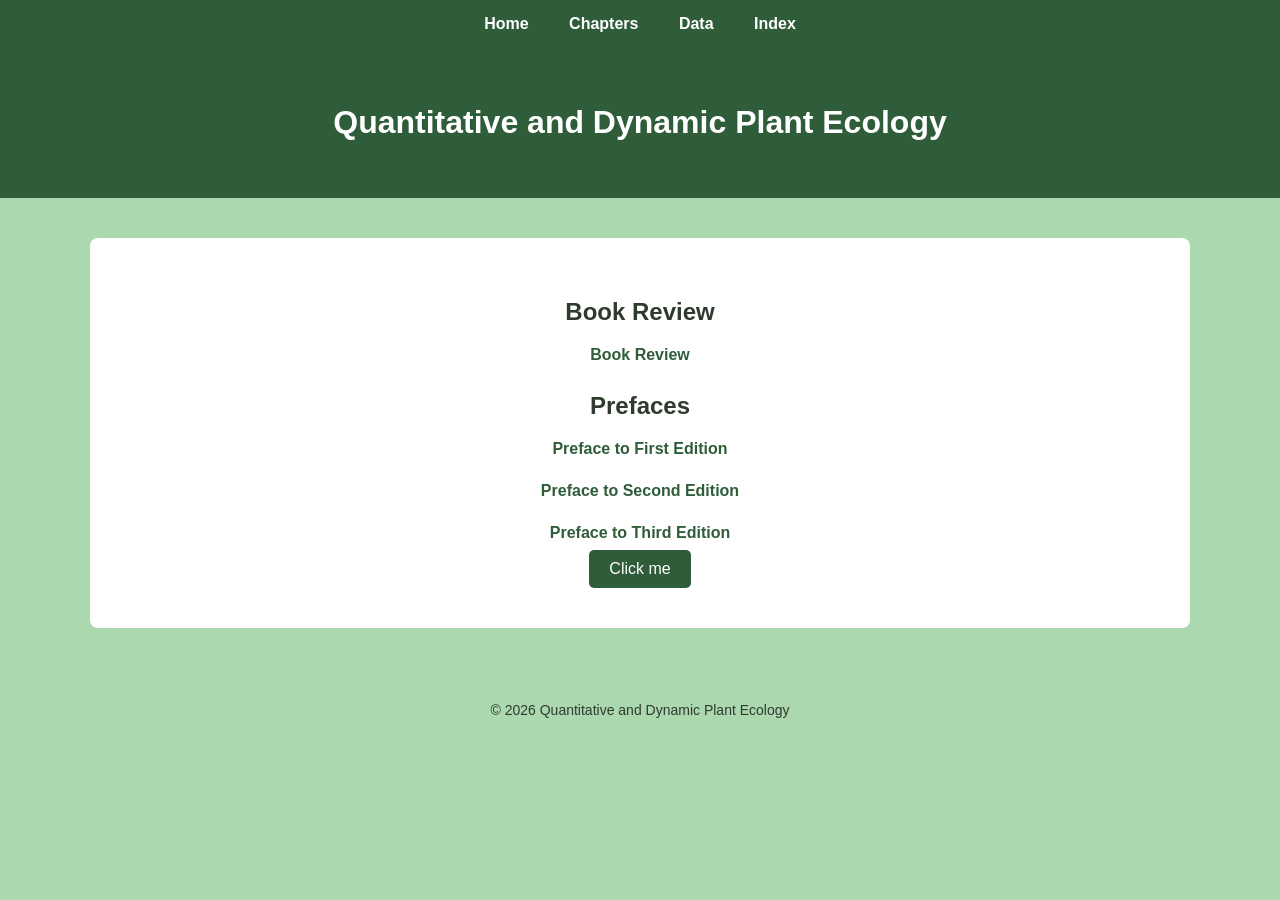
<file: index.html>
<!DOCTYPE html>
<html lang="en">
<head>
    <meta charset="UTF-8">
    <meta name="viewport" content="width=device-width, initial-scale=1.0">
    <title>Quantitative and Dynamic Plant Ecology</title>
    <link rel="stylesheet" href="css/styles.css">
</head>
<body>

    <nav>
        <a href="index.html">Home</a>
        <a href="Chapters.html">Chapters</a>
        <a href="Data.html">Data</a>
        <a href="Index-page.html">Index</a>
    </nav>

    <header>
        <h1>Quantitative and Dynamic Plant Ecology</h1>
    </header>

    <main>
        <h2>Book Review</h2>
        <details>
            <summary>Book Review</summary>
            <p>
                Biology students looking for a route into the massive literature on plant community structure and vegetation analysis will find this third edition of Kershaw and Looney's book a godsend. First published in 1964, the book is an unusual combination of overviews of current theoretical issues and explanations of common field and analytical methods used in the description of plant communities. The newly expanded chapter integrating ideas of succession and climax that underlie much of our thinking about vegetation structure is particularly well done. This juxtaposition of theory and methodology emphasizes the role of theory in our predisposition toward particular methods and likewise the influence of methodology on our interpretation of the validity of theory.
            </p>

            <p>
                Emphasis is on the description of patterns in vegetation with chapters on "The Causal Factors of Positive and Negative Association between Species," "The Poisson Series and the Detection of Non-randomness," "The Causal Factors of Pattern," "The Detection of Natural Groupings of Species: Classification Methods," and three chapters on "'Ordination Methods.'" A chapter on "Plant Population Dynamics" highlights studies of population level consequences of patterns in plant germination, establishment, and growth, although for the most part the overview of these topics is left to other publications. The discussions are clearly written and profusely illustrated with examples including tables and figures from the literature.
            </p>

            <p>
                Although not a "cook book" of analytical methods, the book describes techniques in sufficient detail for the reader to gain some appreciation of the advantages and limitations of many currently in use. The literature on ordination techniques is particularly large and diffuse; variations on methodological themes abound. Thus the chapters comparing classification and ordination techniques will be particularly welcome to those contemplating the analysis of a large data set.
            </p>

            <p>
                However, I was dismayed to see continuum analysis (also called polar or Bray-Curtis ordination) dismissed as "crude and very unwieldy" (p. 198) when in fact it has been shown to be one of the more intuitively simple, robust, and interpretable methods available. Several of the more recently developed techniques are applied to a single field data set (a Hudson's Bay salt marsh) providing a valuable comparison of their relative capacities for elucidating or distorting pattern. Two complete data sets for the reader's use are included in the appendix.
            </p>

            <p>
                This new edition of the familiar Kershaw and Looney will be a welcome introduction and source of information for all those ecologists who find a need to describe and compare the plant communities in which they work.
            </p>
        </details>

        <h2>Prefaces</h2>

        <details>
            <summary>Preface to First Edition</summary>
            <p>
                THE study of Ecology now necessitates a knowledge of many sciences in addition to Botany and Zoology and with the rapid development of statistics the student of Ecology is often faced with the problem of using and understanding the simpler statistical procedures which are in common use. The aim of this book is to present the general theoretical concepts that have been formulated in relation to plant ecology together with the approaches and statistical methods that have been used in developing these concepts. The early work in plant ecology was, of necessity, largely concerned with the description of vegetation in relation to the environment. This branch of ecology is still very actively pursued and will continue to be of importance until all vegetation is described on a world-wide basis.
                From this early descriptive ecology came a realization of the difficulties of sampling vegetation and its dynamic nature, and consequently sampling measures were developed and tested and different measures of the abundance of a species devised. The concept of plant succession was also developed from this early descriptive work and pointed the way to many of the concepts in use today. With the basic idea of a dynamic vegetation accepted, further examination in still greater detail outlined some of the processes involved and demonstrated the close inter-relationships that exist between species and between individuals of the same species. On reaching this level of development the necessity for sensitive sampling measures and statistical procedures to extract from a mass of data the relevant information became of paramount importance.
            </p>

            <p>
                This book follows the general sequence of development outlined above. The early chapters are concerned with the methods of describing vegetation and the problem of sampling. The subsequent chapters deal with the fundamental concepts in use today. These include succession, cyclic change, plant interactions and the non-random distribution of individuals of a species in vegetation. The final chapters outline the controversy over the validity of the plant community as a distinct and recognizable entity and the methods that have been employed in this branch of ecology.
            </p>

            <p>
                No detailed description of vegetation types or account of environmental factors and their measurement is attempted—both these aspects of ecology are now so extensive as to merit a book to themselves.
            </p>

            <p>
                Finally, it gives me considerable pleasure to thank Dr. N. Waloff of the Department of Zoology, Imperial College, for her reading of the draft manuscripts and her many valuable criticisms and suggestions. I also owe a considerable debt to Dr. A. J. Rutter of this Department for the many hours he has spent in criticizing and discussing various sections of this book.
            </p>

            <p>
                Kenneth A. Kershaw<br>
                Imperial College<br>
                London, S. W.7
            </p>
        </details>

        <details>
            <summary>Preface to Second Edition</summary>
            <p>
                SINCE the publication of the first edition of this book there has been a tremendous increase of interest in classification and ordination of vegetational samples or units. As a result the original chapter on classification and ordination methods has been extensively revised and developed as two separate chapters. The emphasis is towards an understanding of the principles involved rather than an attempt at explaining the mathematical com-plexities. Two other developments in plant ecology, population studies and computer methods, are also well established areas of ecology necessitating a numerical approach. The former has been a gradual development over the past ten years and forms a new chapter (chapter 6). The latter development has been more explosive and has also necessitated a chapter on computer methods (chapter II). This again is not intended as a detailed introduction of programming method but an attempt at a general outline of some of the more powerful features of the present generation computer.
                Chapter 12 covers the principles of computer simulation but avoids the mathematical treatments often mistakenly identified with simulation studies. Finally new data has been incorporated into chapters 4 and 8.
            </p>

            <p>
                I am indebted to Dr. G. P. Harris for his criticisms of the drafts of the new chapters and his helpful suggestions. I am grateful to him also together with Dr. J. N. A. Lott for their permission to use some of their data on hysteresis effects in algal populations prior to its publication. I am most grateful to Mrs. Janet Edmonds for her help in tracing references, and her invaluable assistance in the preparation of the manuscript for the press, and to Miss Judy Street, who has typed successive drafts.
            </p>

            <p>
                Thanks are due to the Literary Executor of the late Sir Ronald A. Fisher, F.R.S., Dr. Frank Yates, F.R.S. and to Longman Group Ltd., London, for permission to reprint the tables on pages 274-285 which are from Statistical Tables for Biological, Agricultural and Medical Research (formerly published by Oliver and Boyd, Edinburgh).
            </p>

            <p>
                Kenneth A. Kershaw<br>
                McMaster University<br>
                Hamilton, Ontario
            </p>
        </details>

        <details>
            <summary>Preface to Third Edition</summary>
            <p>
                Over the last decade there has been a continued interest in ordination techniques and as a result we have included two additional chapters which cover the most recent advances. There has also been some debate as to what form simulated data must take if it is to be used to examine the level of distortion that may be present in an ordination method, if artificial data is acceptable at all in this context. Accordingly we have included as appendixes, two field data sets that are ideally suited for this purpose and which may perhaps be of use as a teaching aid at the undergraduate level. We have similarly included as an appendix a simple pattern/covariance data set together with its analysis in response to a number of requests that we have received for such material.
            </p>

            <p>
                Encouragingly there has been some thoughtful re-examination of plant succession with some successful synthesis of these new ideas with mechanisms of species replacement and both the chapter on succession and the section on allelopathy have been updated. The extensive work on plant demography and plant population changes has produced disappointingly few concepts and largely has stubbornly remained at a descriptive level. Some of this new material has been included in Chapter 6. Finally, the explosion of computer applications and simulation studies has forced redundancy of the original chapters on these topics, and clearly the material is now so extensive and embraces such diverse forms it is no longer appropriate to attempt inclusion here.
            </p>

            <p>
                We are grateful to a number of external reviewers of our proposed additions to this edition, who confirmed and amplified our original ideas, and particularly for the patience and cooperation of the word-processing staff at McMaster for their conscientious work with the manuscript production.
            </p>

            <p>
                McMaster University<br>
                Ontario, 1985<br>
                K.A.K. and J.H.H.L.
            </p>
        </details>

        <button onclick="showMessage()">Click me</button>
    </main>

    <footer>
        <p>&copy; 2026 Quantitative and Dynamic Plant Ecology</p>
    </footer>

    <script>
        function showMessage() {
            alert("You clicked the button!");
        }
    </script>

</body>
</html>
</file>
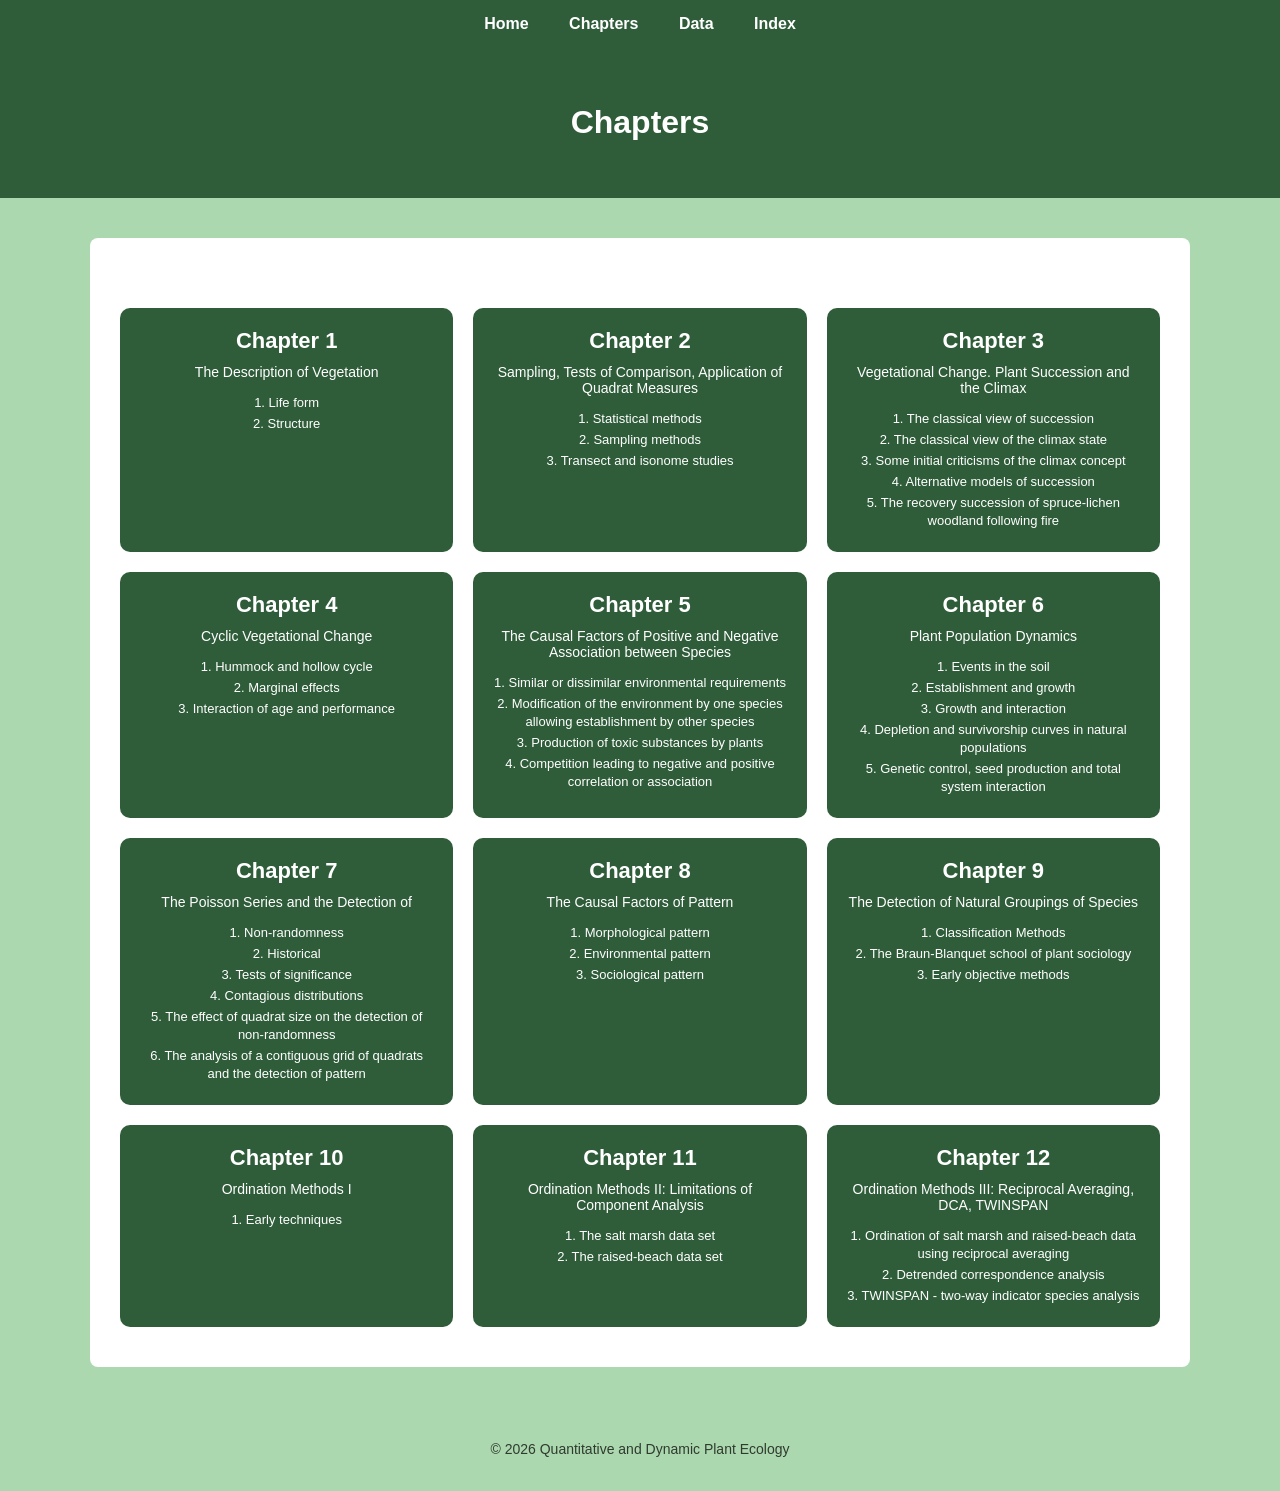
<file: Chapters.html>
<!DOCTYPE html>
<html lang="en">
<head>
<meta charset="UTF-8">
<meta name="viewport" content="width=device-width, initial-scale=1.0">
<title>Chapters - Quantitative and Dynamic Plant Ecology</title>
<link rel="stylesheet" href="css/styles.css">
<style>
/* Grid layout for chapter cards */
.chapter-grid {
    display: grid;
    grid-template-columns: repeat(auto-fit, minmax(250px, 1fr));
    gap: 20px;
    margin-top: 30px;
}
.chapter-card {
    background-color: #2f5d3a;
    color: white;
    border-radius: 10px;
    padding: 20px;
    display: flex;
    flex-direction: column;
    transition: transform 0.2s, background-color 0.2s;
}
.chapter-card:hover {
    background-color: #3d7349;
    transform: translateY(-5px);
}
.chapter-card h3 {
    margin: 0 0 10px 0;
    font-size: 22px; /* Increased font size for chapter titles */
}
.chapter-card p {
    margin: 0 0 10px 0;
    font-size: 14px;
}
.chapter-card ul {
    list-style: none;
    padding-left: 0;
    margin: 0;
}
.chapter-card ul li {
    margin: 3px 0;
}
.chapter-card ul li a {
    color: #fff;
    text-decoration: none; /* Remove underline for subheadings */
    font-size: 13px;
}
.chapter-card ul li a:hover {
    color: #acd8af; /* Hover color for subheadings */
}
.chapter-title-link {
    color: #fff;
    text-decoration: none;
}
.chapter-title-link:hover {
    text-decoration: underline;
}
</style>
</head>
<body>

<nav>
    <a href="index.html">Home</a>
    <a href="Chapters.html">Chapters</a>
    <a href="Data.html">Data</a>
    <a href="Index-page.html">Index</a>
</nav>

<header>
    <h1>Chapters</h1>
</header>

<main>
    <div class="chapter-grid">

        <!-- Chapter 1 -->
        <div class="chapter-card">
            <h3><a class="chapter-title-link" href="Chapters/chapter1.html">Chapter 1</a></h3>
            <p>The Description of Vegetation</p>
            <ul>
                <li><a href="Chapters/chapter1.html#life-form">1. Life form</a></li>
                <li><a href="Chapters/chapter1.html#structure">2. Structure</a></li>
            </ul>
        </div>

        <!-- Chapter 2 -->
        <div class="chapter-card">
            <h3><a class="chapter-title-link" href="Chapters/chapter2.html">Chapter 2</a></h3>
            <p>Sampling, Tests of Comparison, Application of Quadrat Measures</p>
            <ul>
                <li><a href="#">1. Statistical methods</a></li>
                <li><a href="#">2. Sampling methods</a></li>
                <li><a href="#">3. Transect and isonome studies</a></li>
            </ul>
        </div>

        <!-- Chapter 3 -->
        <div class="chapter-card">
            <h3><a class="chapter-title-link" href="Chapters/chapter3.html">Chapter 3</a></h3>
            <p>Vegetational Change. Plant Succession and the Climax</p>
            <ul>
                <li><a href="#">1. The classical view of succession</a></li>
                <li><a href="#">2. The classical view of the climax state</a></li>
                <li><a href="#">3. Some initial criticisms of the climax concept</a></li>
                <li><a href="#">4. Alternative models of succession</a></li>
                <li><a href="#">5. The recovery succession of spruce-lichen woodland following fire</a></li>
            </ul>
        </div>

        <!-- Chapter 4 -->
        <div class="chapter-card">
            <h3><a class="chapter-title-link" href="Chapters/chapter4.html">Chapter 4</a></h3>
            <p>Cyclic Vegetational Change</p>
            <ul>
                <li><a href="#">1. Hummock and hollow cycle</a></li>
                <li><a href="#">2. Marginal effects</a></li>
                <li><a href="#">3. Interaction of age and performance</a></li>
            </ul>
        </div>

        <!-- Chapter 5 -->
        <div class="chapter-card">
            <h3><a class="chapter-title-link" href="Chapters/chapter5.html">Chapter 5</a></h3>
            <p>The Causal Factors of Positive and Negative Association between Species</p>
            <ul>
                <li><a href="#">1. Similar or dissimilar environmental requirements</a></li>
                <li><a href="#">2. Modification of the environment by one species allowing establishment by other species</a></li>
                <li><a href="#">3. Production of toxic substances by plants</a></li>
                <li><a href="#">4. Competition leading to negative and positive correlation or association</a></li>
            </ul>
        </div>

        <!-- Chapter 6 -->
        <div class="chapter-card">
            <h3><a class="chapter-title-link" href="Chapters/chapter6.html">Chapter 6</a></h3>
            <p>Plant Population Dynamics</p>
            <ul>
                <li><a href="#">1. Events in the soil</a></li>
                <li><a href="#">2. Establishment and growth</a></li>
                <li><a href="#">3. Growth and interaction</a></li>
                <li><a href="#">4. Depletion and survivorship curves in natural populations</a></li>
                <li><a href="#">5. Genetic control, seed production and total system interaction</a></li>
            </ul>
        </div>

        <!-- Chapter 7 -->
        <div class="chapter-card">
            <h3><a class="chapter-title-link" href="Chapters/chapter7.html">Chapter 7</a></h3>
            <p>The Poisson Series and the Detection of</p>
            <ul>
                <li><a href="#">1. Non-randomness</a></li>
                <li><a href="#">2. Historical</a></li>
                <li><a href="#">3. Tests of significance</a></li>
                <li><a href="#">4. Contagious distributions</a></li>
                <li><a href="#">5. The effect of quadrat size on the detection of non-randomness</a></li>
                <li><a href="#">6. The analysis of a contiguous grid of quadrats and the detection of pattern</a></li>
            </ul>
        </div>

        <!-- Chapter 8 -->
        <div class="chapter-card">
            <h3><a class="chapter-title-link" href="Chapters/chapter8.html">Chapter 8</a></h3>
            <p>The Causal Factors of Pattern</p>
            <ul>
                <li><a href="#">1. Morphological pattern</a></li>
                <li><a href="#">2. Environmental pattern</a></li>
                <li><a href="#">3. Sociological pattern</a></li>
            </ul>
        </div>

        <!-- Chapter 9 -->
        <div class="chapter-card">
            <h3><a class="chapter-title-link" href="Chapters/chapter9.html">Chapter 9</a></h3>
            <p>The Detection of Natural Groupings of Species</p>
            <ul>
                <li><a href="#">1. Classification Methods</a></li>
                <li><a href="#">2. The Braun-Blanquet school of plant sociology</a></li>
                <li><a href="#">3. Early objective methods</a></li>
            </ul>
        </div>

        <!-- Chapter 10 -->
        <div class="chapter-card">
            <h3><a class="chapter-title-link" href="Chapters/chapter10.html">Chapter 10</a></h3>
            <p>Ordination Methods I</p>
            <ul>
                <li><a href="#">1. Early techniques</a></li>
            </ul>
        </div>

        <!-- Chapter 11 -->
        <div class="chapter-card">
            <h3><a class="chapter-title-link" href="Chapters/chapter11.html">Chapter 11</a></h3>
            <p>Ordination Methods II: Limitations of Component Analysis</p>
            <ul>
                <li><a href="#">1. The salt marsh data set</a></li>
                <li><a href="#">2. The raised-beach data set</a></li>
            </ul>
        </div>

        <!-- Chapter 12 -->
        <div class="chapter-card">
            <h3><a class="chapter-title-link" href="Chapters/chapter12.html">Chapter 12</a></h3>
            <p>Ordination Methods III: Reciprocal Averaging, DCA, TWINSPAN</p>
            <ul>
                <li><a href="#">1. Ordination of salt marsh and raised-beach data using reciprocal averaging</a></li>
                <li><a href="#">2. Detrended correspondence analysis</a></li>
                <li><a href="#">3. TWINSPAN - two-way indicator species analysis</a></li>
            </ul>
        </div>

    </div>
</main>

<footer>
    <p>&copy; 2026 Quantitative and Dynamic Plant Ecology</p>
</footer>

</body>
</html>
</file>
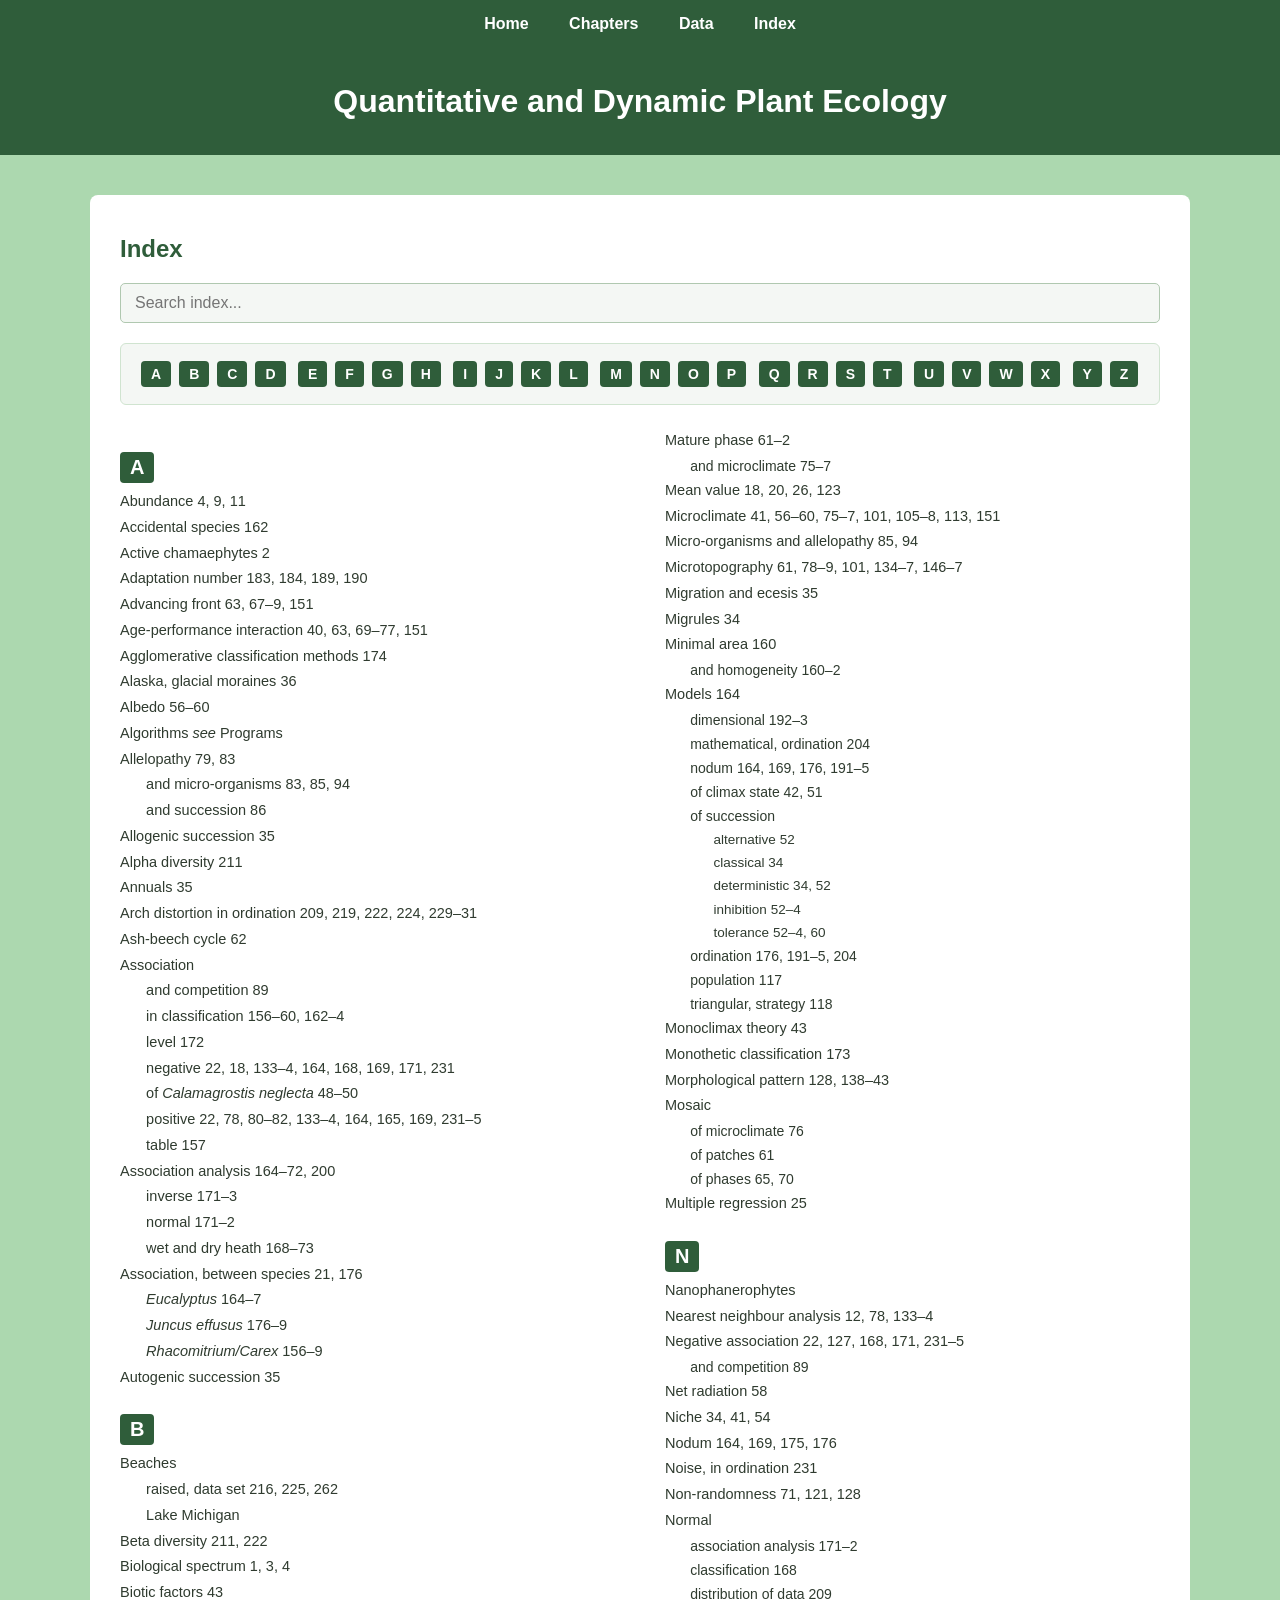
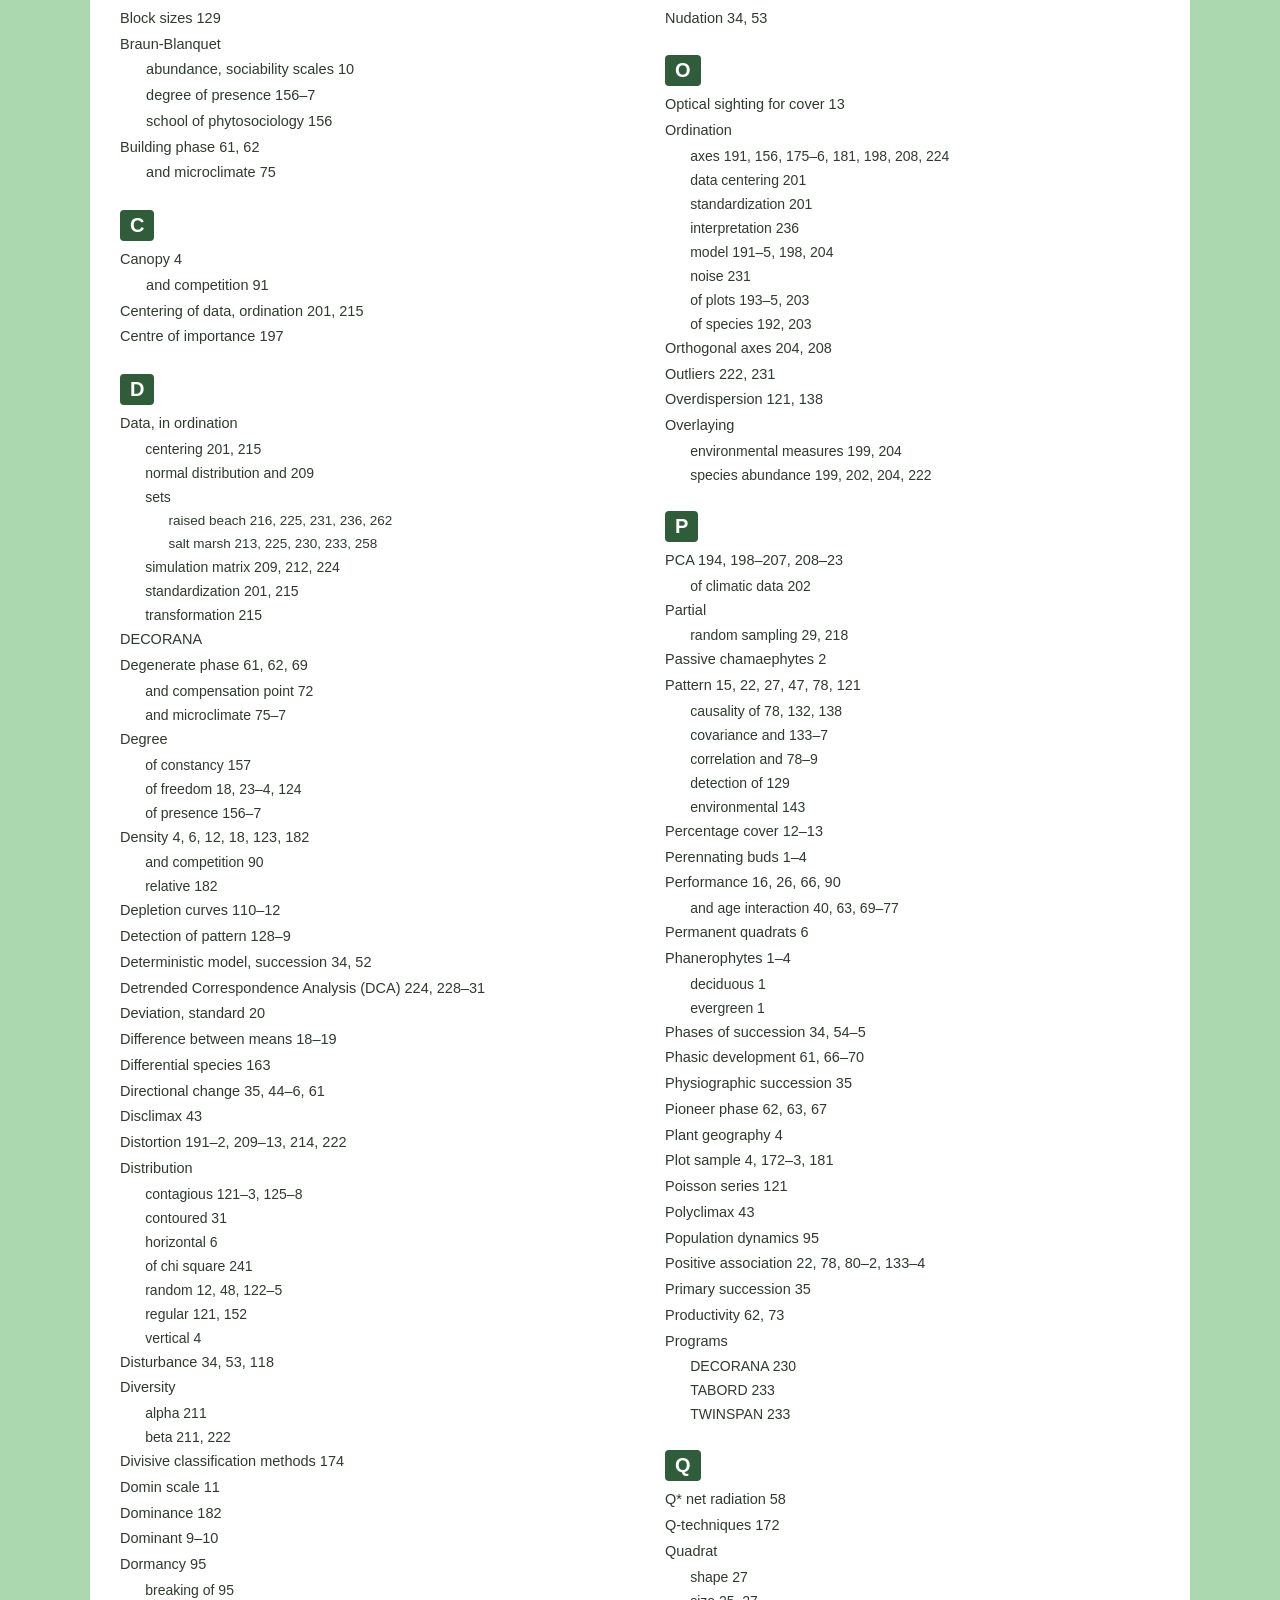
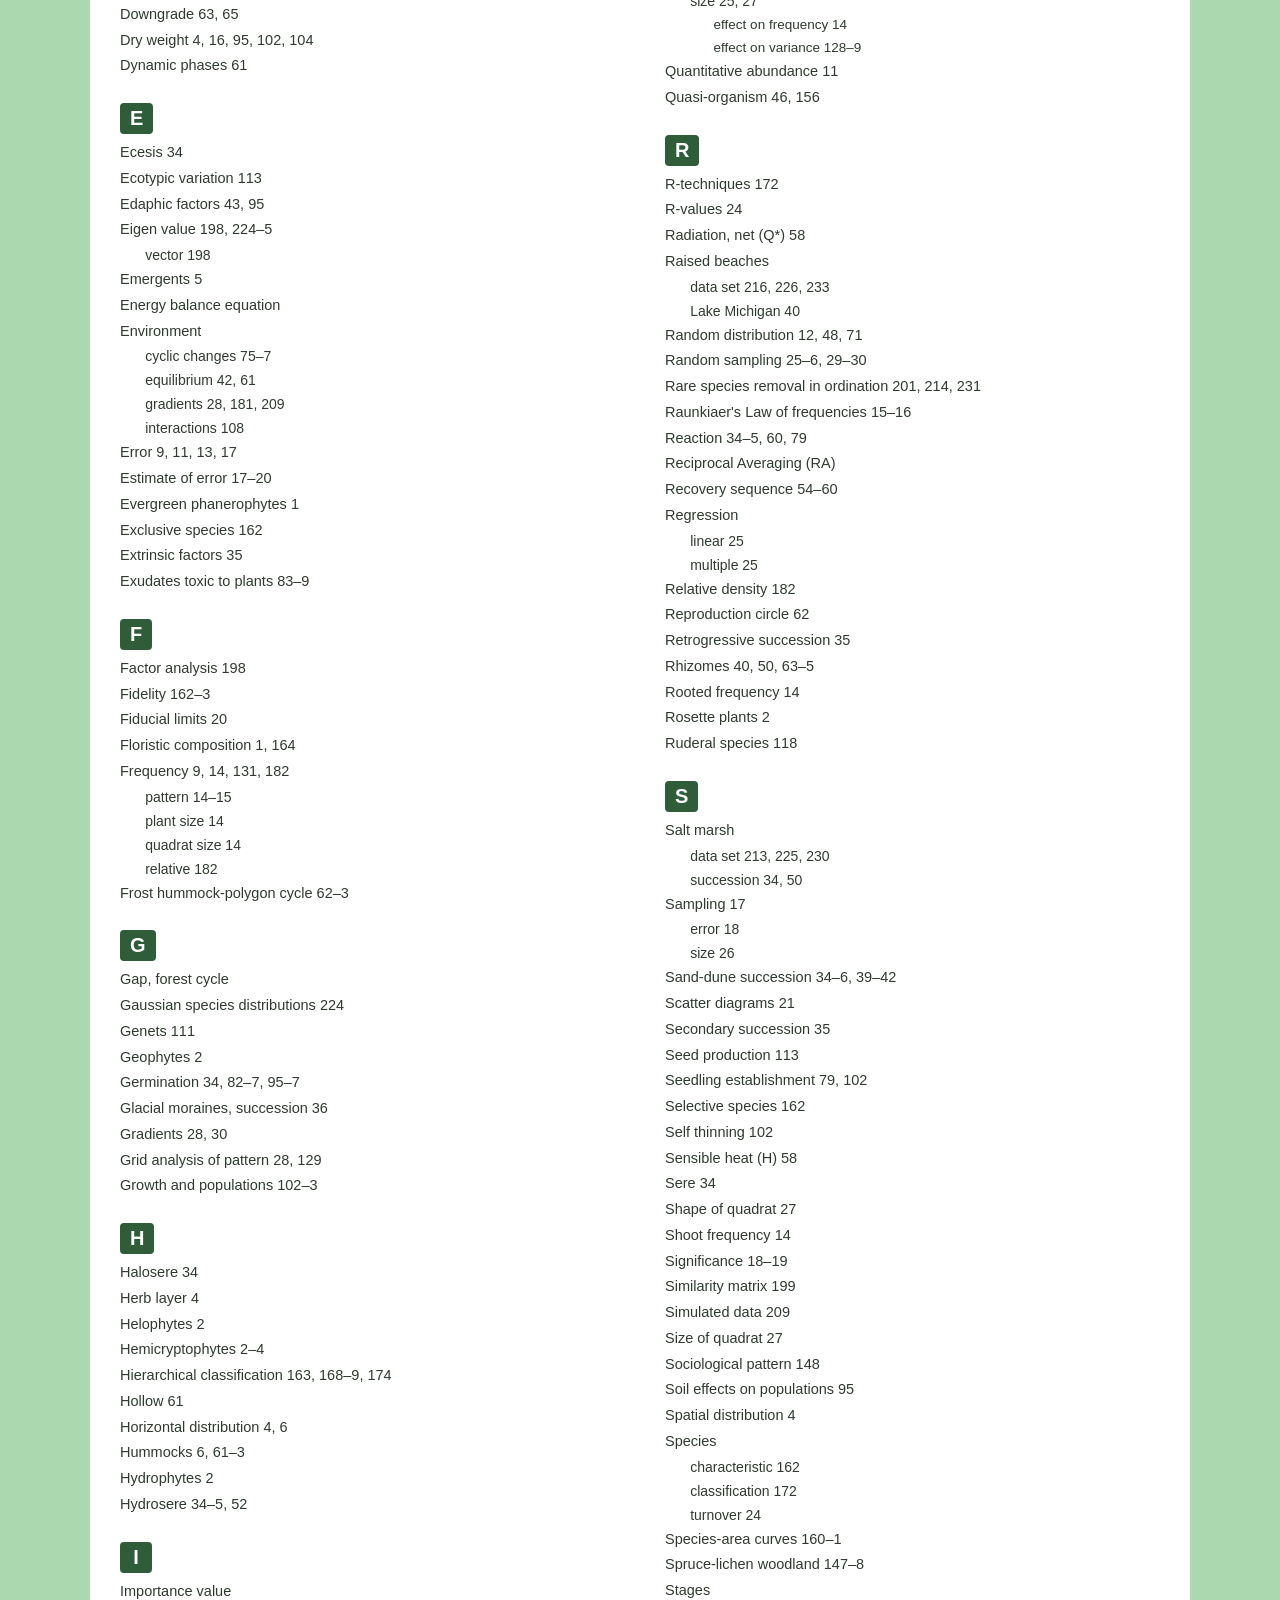
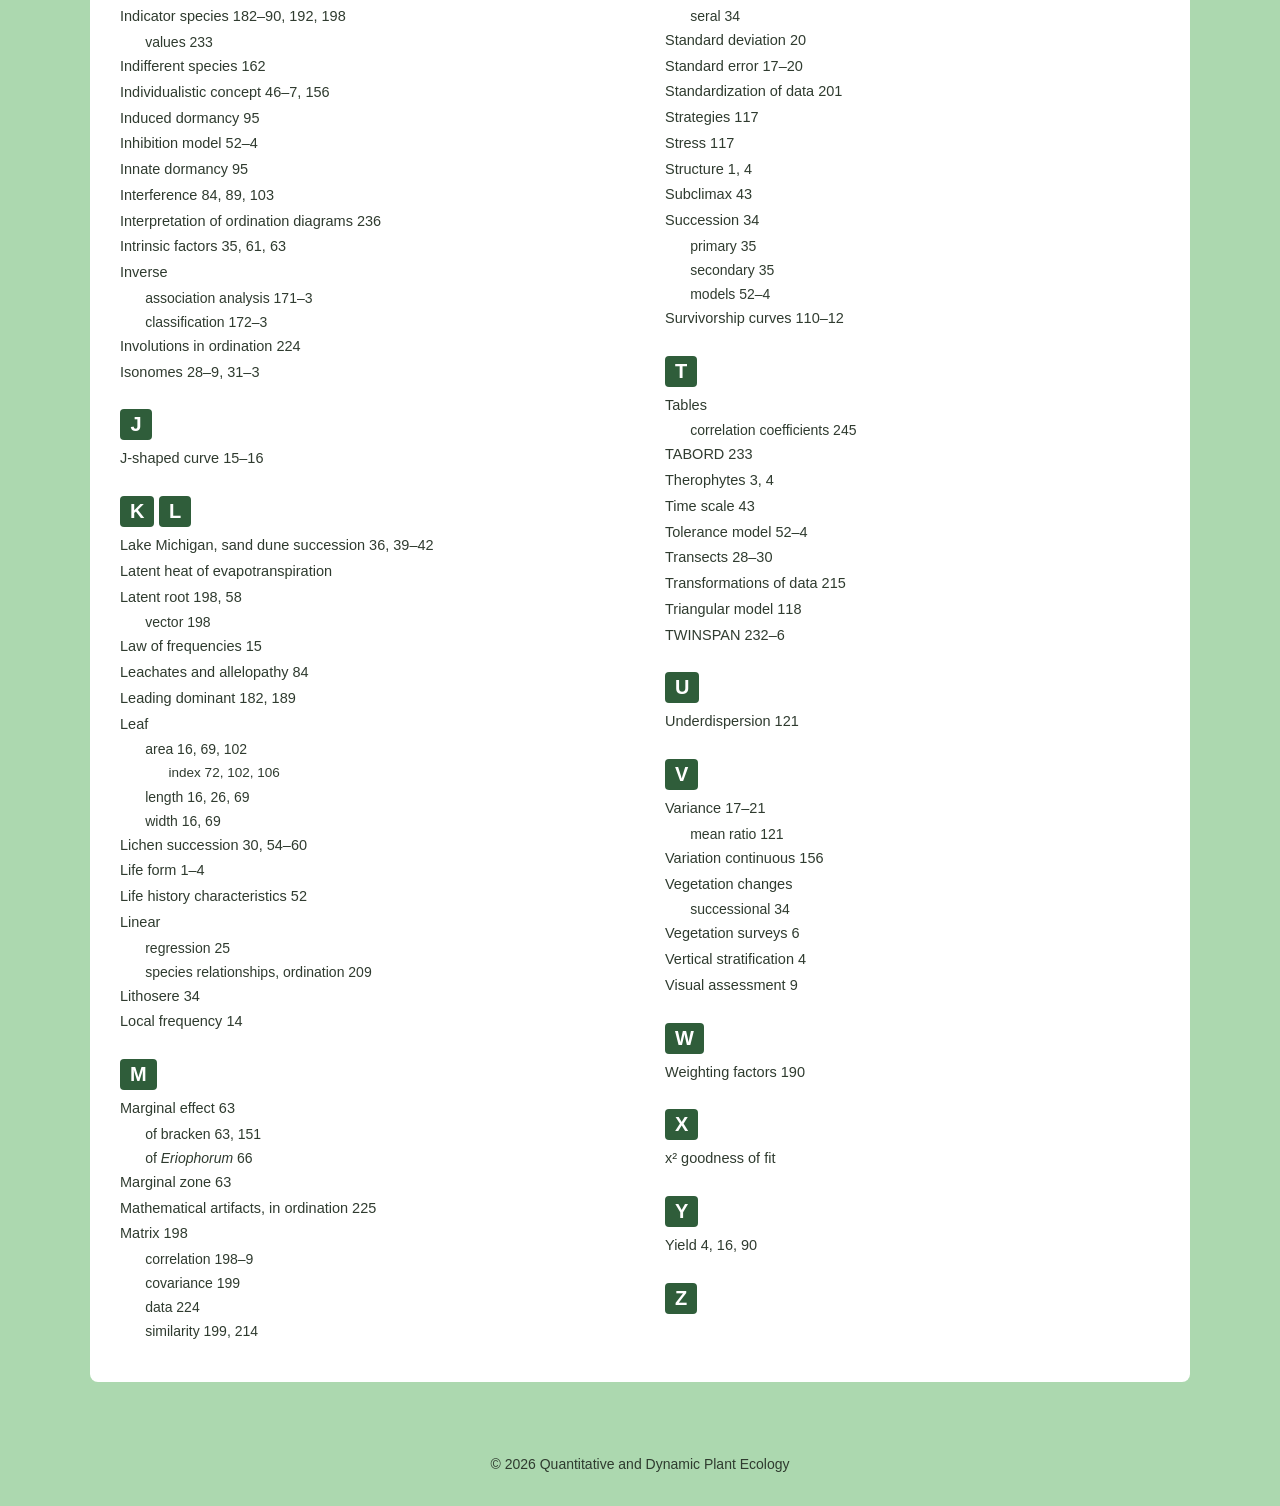
<file: Index-page.html>
<!DOCTYPE html>
<html lang="en">
<head>
    <meta charset="UTF-8">
    <meta name="viewport" content="width=device-width, initial-scale=1.0">
    <title>Index – Quantitative and Dynamic Plant Ecology</title>
    <style>
 
        /* GLOBAL */
        * { box-sizing: border-box; }
        img { max-width: 100%; height: auto; }
 
        body {
            font-family: Arial, sans-serif;
            margin: 0;
            background-color: #acd8af;
            color: #2f3b2f;
        }
 
        /* NAV */
        nav {
            background-color: #2f5d3a;
            padding: 15px;
            text-align: center;
        }
        nav a {
            color: white;
            text-decoration: none;
            margin: 0 18px;
            font-weight: bold;
            font-size: 16px;
        }
        nav a:hover { text-decoration: underline; }
 
        /* HEADER */
        header {
            background-color: #2f5d3a;
            color: white;
            padding: 35px 20px;
            text-align: center;
        }
        header h1 { margin: 0; }
 
        /* MAIN */
        main {
            max-width: 1100px;
            margin: 40px auto;
            background-color: white;
            padding: 40px 30px;
            border-radius: 8px;
            box-sizing: border-box;
            text-align: left;
        }
        main h2 {
            color: #2f5d3a;
            margin-top: 0;
            margin-bottom: 20px;
        }
 
        /* FOOTER */
        footer {
            text-align: center;
            padding: 20px;
            font-size: 14px;
            color: #2f3b2f;
        }
 
        /* SEARCH BOX */
        #searchBox {
            width: 100%;
            padding: 10px 14px;
            font-size: 16px;
            margin-bottom: 20px;
            border: 1px solid #b0c8b0;
            border-radius: 5px;
            background-color: #f4f7f4;
            color: #2f3b2f;
            box-sizing: border-box;
        }
        #searchBox:focus {
            outline: none;
            border-color: #2f5d3a;
            background-color: #fff;
        }
 
        /* A–Z NAV */
        .az-nav {
            margin-bottom: 25px;
            padding: 14px 16px;
            background-color: #f4f7f4;
            border: 1px solid #d0e4d0;
            border-radius: 6px;
        }
        .az-nav a {
            display: inline-block;
            margin: 3px 4px;
            padding: 5px 10px;
            background-color: #2f5d3a;
            color: white;
            text-decoration: none;
            border-radius: 4px;
            font-weight: bold;
            font-size: 14px;
        }
        .az-nav a:hover { background-color: #3d7349; }
 
        /* INDEX COLUMNS */
        .index-container {
            column-count: 2;
            column-gap: 50px;
            margin-top: 10px;
        }
 
        /* LETTER HEADINGS */
        .letter {
            font-weight: bold;
            font-size: 20px;
            color: white;
            background-color: #2f5d3a;
            padding: 4px 10px;
            border-radius: 4px;
            margin-top: 22px;
            margin-bottom: 8px;
            break-after: avoid;
            break-inside: avoid;
            display: inline-block;
            min-width: 32px;
            text-align: center;
        }
 
        /* ENTRIES */
        .entry {
            margin-bottom: 4px;
            font-size: 14.5px;
            line-height: 1.5;
            break-inside: avoid;
        }
        .indent-1 { margin-left: 1.8em; }
        .indent-2 { margin-left: 3.6em; }
 
        .subentry {
            margin-left: 1.8em;
            margin-bottom: 3px;
            font-size: 14px;
            line-height: 1.5;
            break-inside: avoid;
        }
        .subsubentry {
            margin-left: 3.6em;
            margin-bottom: 3px;
            font-size: 13.5px;
            line-height: 1.5;
            break-inside: avoid;
        }
 
        /* SEARCH HIGHLIGHT */
        mark {
            background-color: #ffe066;
            padding: 0 2px;
            border-radius: 2px;
        }
 
        /* RESPONSIVE */
        @media (max-width: 700px) {
            .index-container { column-count: 1; }
        }
 
    </style>
</head>
<body>
 
<nav>
    <a href="index.html">Home</a>
    <a href="Chapters.html">Chapters</a>
    <a href="Data.html">Data</a>
    <a href="Index-page.html">Index</a>
</nav>
 
<header>
    <h1>Quantitative and Dynamic Plant Ecology</h1>
</header>
 
<main>
 
    <h2>Index</h2>
 
    <input type="text" id="searchBox" onkeyup="searchIndex()" placeholder="Search index...">
 
    <div class="az-nav">
        <a href="#A">A</a><a href="#B">B</a><a href="#C">C</a><a href="#D">D</a>
        <a href="#E">E</a><a href="#F">F</a><a href="#G">G</a><a href="#H">H</a>
        <a href="#I">I</a><a href="#J">J</a><a href="#K">K</a><a href="#L">L</a>
        <a href="#M">M</a><a href="#N">N</a><a href="#O">O</a><a href="#P">P</a>
        <a href="#Q">Q</a><a href="#R">R</a><a href="#S">S</a><a href="#T">T</a>
        <a href="#U">U</a><a href="#V">V</a><a href="#W">W</a><a href="#X">X</a>
        <a href="#Y">Y</a><a href="#Z">Z</a>
    </div>
 
    <div class="index-container">
 
        <!-- A -->
        <div class="letter" id="A">A</div>
 
        <div class="entry">Abundance 4, 9, 11</div>
        <div class="entry">Accidental species 162</div>
        <div class="entry">Active chamaephytes 2</div>
        <div class="entry">Adaptation number 183, 184, 189, 190</div>
        <div class="entry">Advancing front 63, 67–9, 151</div>
        <div class="entry">Age-performance interaction 40, 63, 69–77, 151</div>
        <div class="entry">Agglomerative classification methods 174</div>
        <div class="entry">Alaska, glacial moraines 36</div>
        <div class="entry">Albedo 56–60</div>
        <div class="entry">Algorithms <em>see</em> Programs</div>
        <div class="entry">Allelopathy 79, 83</div>
        <div class="entry indent-1">and micro-organisms 83, 85, 94</div>
        <div class="entry indent-1">and succession 86</div>
        <div class="entry">Allogenic succession 35</div>
        <div class="entry">Alpha diversity 211</div>
        <div class="entry">Annuals 35</div>
        <div class="entry">Arch distortion in ordination 209, 219, 222, 224, 229–31</div>
        <div class="entry">Ash-beech cycle 62</div>
        <div class="entry">Association</div>
        <div class="entry indent-1">and competition 89</div>
        <div class="entry indent-1">in classification 156–60, 162–4</div>
        <div class="entry indent-1">level 172</div>
        <div class="entry indent-1">negative 22, 18, 133–4, 164, 168, 169, 171, 231</div>
        <div class="entry indent-1">of <em>Calamagrostis neglecta</em> 48–50</div>
        <div class="entry indent-1">positive 22, 78, 80–82, 133–4, 164, 165, 169, 231–5</div>
        <div class="entry indent-1">table 157</div>
        <div class="entry">Association analysis 164–72, 200</div>
        <div class="entry indent-1">inverse 171–3</div>
        <div class="entry indent-1">normal 171–2</div>
        <div class="entry indent-1">wet and dry heath 168–73</div>
        <div class="entry">Association, between species 21, 176</div>
        <div class="entry indent-1"><em>Eucalyptus</em> 164–7</div>
        <div class="entry indent-1"><em>Juncus effusus</em> 176–9</div>
        <div class="entry indent-1"><em>Rhacomitrium/Carex</em> 156–9</div>
        <div class="entry">Autogenic succession 35</div>
 
        <!-- B -->
        <div class="letter" id="B">B</div>
 
        <div class="entry">Beaches</div>
        <div class="entry indent-1">raised, data set 216, 225, 262</div>
        <div class="entry indent-1">Lake Michigan</div>
        <div class="entry">Beta diversity 211, 222</div>
        <div class="entry">Biological spectrum 1, 3, 4</div>
        <div class="entry">Biotic factors 43</div>
        <div class="entry">Block sizes 129</div>
        <div class="entry">Braun-Blanquet</div>
        <div class="entry indent-1">abundance, sociability scales 10</div>
        <div class="entry indent-1">degree of presence 156–7</div>
        <div class="entry indent-1">school of phytosociology 156</div>
        <div class="entry">Building phase 61, 62</div>
        <div class="entry indent-1">and microclimate 75</div>
 
        <!-- C -->
        <div class="letter" id="C">C</div>
 
        <div class="entry">Canopy 4</div>
        <div class="entry indent-1">and competition 91</div>
        <div class="entry">Centering of data, ordination 201, 215</div>
        <div class="entry">Centre of importance 197</div>
 
        <!-- D -->
        <div class="letter" id="D">D</div>
 
        <div class="entry">Data, in ordination</div>
        <div class="subentry">centering 201, 215</div>
        <div class="subentry">normal distribution and 209</div>
        <div class="subentry">sets</div>
        <div class="subsubentry">raised beach 216, 225, 231, 236, 262</div>
        <div class="subsubentry">salt marsh 213, 225, 230, 233, 258</div>
        <div class="subentry">simulation matrix 209, 212, 224</div>
        <div class="subentry">standardization 201, 215</div>
        <div class="subentry">transformation 215</div>
        <div class="entry">DECORANA</div>
        <div class="entry">Degenerate phase 61, 62, 69</div>
        <div class="subentry">and compensation point 72</div>
        <div class="subentry">and microclimate 75–7</div>
        <div class="entry">Degree</div>
        <div class="subentry">of constancy 157</div>
        <div class="subentry">of freedom 18, 23–4, 124</div>
        <div class="subentry">of presence 156–7</div>
        <div class="entry">Density 4, 6, 12, 18, 123, 182</div>
        <div class="subentry">and competition 90</div>
        <div class="subentry">relative 182</div>
        <div class="entry">Depletion curves 110–12</div>
        <div class="entry">Detection of pattern 128–9</div>
        <div class="entry">Deterministic model, succession 34, 52</div>
        <div class="entry">Detrended Correspondence Analysis (DCA) 224, 228–31</div>
        <div class="entry">Deviation, standard 20</div>
        <div class="entry">Difference between means 18–19</div>
        <div class="entry">Differential species 163</div>
        <div class="entry">Directional change 35, 44–6, 61</div>
        <div class="entry">Disclimax 43</div>
        <div class="entry">Distortion 191–2, 209–13, 214, 222</div>
        <div class="entry">Distribution</div>
        <div class="subentry">contagious 121–3, 125–8</div>
        <div class="subentry">contoured 31</div>
        <div class="subentry">horizontal 6</div>
        <div class="subentry">of chi square 241</div>
        <div class="subentry">random 12, 48, 122–5</div>
        <div class="subentry">regular 121, 152</div>
        <div class="subentry">vertical 4</div>
        <div class="entry">Disturbance 34, 53, 118</div>
        <div class="entry">Diversity</div>
        <div class="subentry">alpha 211</div>
        <div class="subentry">beta 211, 222</div>
        <div class="entry">Divisive classification methods 174</div>
        <div class="entry">Domin scale 11</div>
        <div class="entry">Dominance 182</div>
        <div class="entry">Dominant 9–10</div>
        <div class="entry">Dormancy 95</div>
        <div class="subentry">breaking of 95</div>
        <div class="entry">Downgrade 63, 65</div>
        <div class="entry">Dry weight 4, 16, 95, 102, 104</div>
        <div class="entry">Dynamic phases 61</div>
 
        <!-- E -->
        <div class="letter" id="E">E</div>
 
        <div class="entry">Ecesis 34</div>
        <div class="entry">Ecotypic variation 113</div>
        <div class="entry">Edaphic factors 43, 95</div>
        <div class="entry">Eigen value 198, 224–5</div>
        <div class="subentry">vector 198</div>
        <div class="entry">Emergents 5</div>
        <div class="entry">Energy balance equation</div>
        <div class="entry">Environment</div>
        <div class="subentry">cyclic changes 75–7</div>
        <div class="subentry">equilibrium 42, 61</div>
        <div class="subentry">gradients 28, 181, 209</div>
        <div class="subentry">interactions 108</div>
        <div class="entry">Error 9, 11, 13, 17</div>
        <div class="entry">Estimate of error 17–20</div>
        <div class="entry">Evergreen phanerophytes 1</div>
        <div class="entry">Exclusive species 162</div>
        <div class="entry">Extrinsic factors 35</div>
        <div class="entry">Exudates toxic to plants 83–9</div>
 
        <!-- F -->
        <div class="letter" id="F">F</div>
 
        <div class="entry">Factor analysis 198</div>
        <div class="entry">Fidelity 162–3</div>
        <div class="entry">Fiducial limits 20</div>
        <div class="entry">Floristic composition 1, 164</div>
        <div class="entry">Frequency 9, 14, 131, 182</div>
        <div class="subentry">pattern 14–15</div>
        <div class="subentry">plant size 14</div>
        <div class="subentry">quadrat size 14</div>
        <div class="subentry">relative 182</div>
        <div class="entry">Frost hummock-polygon cycle 62–3</div>
 
        <!-- G -->
        <div class="letter" id="G">G</div>
 
        <div class="entry">Gap, forest cycle</div>
        <div class="entry">Gaussian species distributions 224</div>
        <div class="entry">Genets 111</div>
        <div class="entry">Geophytes 2</div>
        <div class="entry">Germination 34, 82–7, 95–7</div>
        <div class="entry">Glacial moraines, succession 36</div>
        <div class="entry">Gradients 28, 30</div>
        <div class="entry">Grid analysis of pattern 28, 129</div>
        <div class="entry">Growth and populations 102–3</div>
 
        <!-- H -->
        <div class="letter" id="H">H</div>
 
        <div class="entry">Halosere 34</div>
        <div class="entry">Herb layer 4</div>
        <div class="entry">Helophytes 2</div>
        <div class="entry">Hemicryptophytes 2–4</div>
        <div class="entry">Hierarchical classification 163, 168–9, 174</div>
        <div class="entry">Hollow 61</div>
        <div class="entry">Horizontal distribution 4, 6</div>
        <div class="entry">Hummocks 6, 61–3</div>
        <div class="entry">Hydrophytes 2</div>
        <div class="entry">Hydrosere 34–5, 52</div>
 
        <!-- I -->
        <div class="letter" id="I">I</div>
 
        <div class="entry">Importance value</div>
        <div class="entry">Indicator species 182–90, 192, 198</div>
        <div class="subentry">values 233</div>
        <div class="entry">Indifferent species 162</div>
        <div class="entry">Individualistic concept 46–7, 156</div>
        <div class="entry">Induced dormancy 95</div>
        <div class="entry">Inhibition model 52–4</div>
        <div class="entry">Innate dormancy 95</div>
        <div class="entry">Interference 84, 89, 103</div>
        <div class="entry">Interpretation of ordination diagrams 236</div>
        <div class="entry">Intrinsic factors 35, 61, 63</div>
        <div class="entry">Inverse</div>
        <div class="subentry">association analysis 171–3</div>
        <div class="subentry">classification 172–3</div>
        <div class="entry">Involutions in ordination 224</div>
        <div class="entry">Isonomes 28–9, 31–3</div>
 
        <!-- J -->
        <div class="letter" id="J">J</div>
 
        <div class="entry">J-shaped curve 15–16</div>
 
        <!-- K -->
        <div class="letter" id="K">K</div>
 
        <!-- L -->
        <div class="letter" id="L">L</div>
 
        <div class="entry">Lake Michigan, sand dune succession 36, 39–42</div>
        <div class="entry">Latent heat of evapotranspiration</div>
        <div class="entry">Latent root 198, 58</div>
        <div class="subentry">vector 198</div>
        <div class="entry">Law of frequencies 15</div>
        <div class="entry">Leachates and allelopathy 84</div>
        <div class="entry">Leading dominant 182, 189</div>
        <div class="entry">Leaf</div>
        <div class="subentry">area 16, 69, 102</div>
        <div class="subsubentry">index 72, 102, 106</div>
        <div class="subentry">length 16, 26, 69</div>
        <div class="subentry">width 16, 69</div>
        <div class="entry">Lichen succession 30, 54–60</div>
        <div class="entry">Life form 1–4</div>
        <div class="entry">Life history characteristics 52</div>
        <div class="entry">Linear</div>
        <div class="subentry">regression 25</div>
        <div class="subentry">species relationships, ordination 209</div>
        <div class="entry">Lithosere 34</div>
        <div class="entry">Local frequency 14</div>
 
        <!-- M -->
        <div class="letter" id="M">M</div>
 
        <div class="entry">Marginal effect 63</div>
        <div class="subentry">of bracken 63, 151</div>
        <div class="subentry">of <em>Eriophorum</em> 66</div>
        <div class="entry">Marginal zone 63</div>
        <div class="entry">Mathematical artifacts, in ordination 225</div>
        <div class="entry">Matrix 198</div>
        <div class="subentry">correlation 198–9</div>
        <div class="subentry">covariance 199</div>
        <div class="subentry">data 224</div>
        <div class="subentry">similarity 199, 214</div>
        <div class="entry">Mature phase 61–2</div>
        <div class="subentry">and microclimate 75–7</div>
        <div class="entry">Mean value 18, 20, 26, 123</div>
        <div class="entry">Microclimate 41, 56–60, 75–7, 101, 105–8, 113, 151</div>
        <div class="entry">Micro-organisms and allelopathy 85, 94</div>
        <div class="entry">Microtopography 61, 78–9, 101, 134–7, 146–7</div>
        <div class="entry">Migration and ecesis 35</div>
        <div class="entry">Migrules 34</div>
        <div class="entry">Minimal area 160</div>
        <div class="subentry">and homogeneity 160–2</div>
        <div class="entry">Models 164</div>
        <div class="subentry">dimensional 192–3</div>
        <div class="subentry">mathematical, ordination 204</div>
        <div class="subentry">nodum 164, 169, 176, 191–5</div>
        <div class="subentry">of climax state 42, 51</div>
        <div class="subentry">of succession</div>
        <div class="subsubentry">alternative 52</div>
        <div class="subsubentry">classical 34</div>
        <div class="subsubentry">deterministic 34, 52</div>
        <div class="subsubentry">inhibition 52–4</div>
        <div class="subsubentry">tolerance 52–4, 60</div>
        <div class="subentry">ordination 176, 191–5, 204</div>
        <div class="subentry">population 117</div>
        <div class="subentry">triangular, strategy 118</div>
        <div class="entry">Monoclimax theory 43</div>
        <div class="entry">Monothetic classification 173</div>
        <div class="entry">Morphological pattern 128, 138–43</div>
        <div class="entry">Mosaic</div>
        <div class="subentry">of microclimate 76</div>
        <div class="subentry">of patches 61</div>
        <div class="subentry">of phases 65, 70</div>
        <div class="entry">Multiple regression 25</div>
 
        <!-- N -->
        <div class="letter" id="N">N</div>
 
        <div class="entry">Nanophanerophytes</div>
        <div class="entry">Nearest neighbour analysis 12, 78, 133–4</div>
        <div class="entry">Negative association 22, 127, 168, 171, 231–5</div>
        <div class="subentry">and competition 89</div>
        <div class="entry">Net radiation 58</div>
        <div class="entry">Niche 34, 41, 54</div>
        <div class="entry">Nodum 164, 169, 175, 176</div>
        <div class="entry">Noise, in ordination 231</div>
        <div class="entry">Non-randomness 71, 121, 128</div>
        <div class="entry">Normal</div>
        <div class="subentry">association analysis 171–2</div>
        <div class="subentry">classification 168</div>
        <div class="subentry">distribution of data 209</div>
        <div class="entry">Nudation 34, 53</div>
 
        <!-- O -->
        <div class="letter" id="O">O</div>
 
        <div class="entry">Optical sighting for cover 13</div>
        <div class="entry">Ordination</div>
        <div class="subentry">axes 191, 156, 175–6, 181, 198, 208, 224</div>
        <div class="subentry">data centering 201</div>
        <div class="subentry">standardization 201</div>
        <div class="subentry">interpretation 236</div>
        <div class="subentry">model 191–5, 198, 204</div>
        <div class="subentry">noise 231</div>
        <div class="subentry">of plots 193–5, 203</div>
        <div class="subentry">of species 192, 203</div>
        <div class="entry">Orthogonal axes 204, 208</div>
        <div class="entry">Outliers 222, 231</div>
        <div class="entry">Overdispersion 121, 138</div>
        <div class="entry">Overlaying</div>
        <div class="subentry">environmental measures 199, 204</div>
        <div class="subentry">species abundance 199, 202, 204, 222</div>
 
        <!-- P -->
        <div class="letter" id="P">P</div>
 
        <div class="entry">PCA 194, 198–207, 208–23</div>
        <div class="subentry">of climatic data 202</div>
        <div class="entry">Partial</div>
        <div class="subentry">random sampling 29, 218</div>
        <div class="entry">Passive chamaephytes 2</div>
        <div class="entry">Pattern 15, 22, 27, 47, 78, 121</div>
        <div class="subentry">causality of 78, 132, 138</div>
        <div class="subentry">covariance and 133–7</div>
        <div class="subentry">correlation and 78–9</div>
        <div class="subentry">detection of 129</div>
        <div class="subentry">environmental 143</div>
        <div class="entry">Percentage cover 12–13</div>
        <div class="entry">Perennating buds 1–4</div>
        <div class="entry">Performance 16, 26, 66, 90</div>
        <div class="subentry">and age interaction 40, 63, 69–77</div>
        <div class="entry">Permanent quadrats 6</div>
        <div class="entry">Phanerophytes 1–4</div>
        <div class="subentry">deciduous 1</div>
        <div class="subentry">evergreen 1</div>
        <div class="entry">Phases of succession 34, 54–5</div>
        <div class="entry">Phasic development 61, 66–70</div>
        <div class="entry">Physiographic succession 35</div>
        <div class="entry">Pioneer phase 62, 63, 67</div>
        <div class="entry">Plant geography 4</div>
        <div class="entry">Plot sample 4, 172–3, 181</div>
        <div class="entry">Poisson series 121</div>
        <div class="entry">Polyclimax 43</div>
        <div class="entry">Population dynamics 95</div>
        <div class="entry">Positive association 22, 78, 80–2, 133–4</div>
        <div class="entry">Primary succession 35</div>
        <div class="entry">Productivity 62, 73</div>
        <div class="entry">Programs</div>
        <div class="subentry">DECORANA 230</div>
        <div class="subentry">TABORD 233</div>
        <div class="subentry">TWINSPAN 233</div>
 
        <!-- Q -->
        <div class="letter" id="Q">Q</div>
 
        <div class="entry">Q* net radiation 58</div>
        <div class="entry">Q-techniques 172</div>
        <div class="entry">Quadrat</div>
        <div class="subentry">shape 27</div>
        <div class="subentry">size 25, 27</div>
        <div class="subsubentry">effect on frequency 14</div>
        <div class="subsubentry">effect on variance 128–9</div>
        <div class="entry">Quantitative abundance 11</div>
        <div class="entry">Quasi-organism 46, 156</div>
 
        <!-- R -->
        <div class="letter" id="R">R</div>
 
        <div class="entry">R-techniques 172</div>
        <div class="entry">R-values 24</div>
        <div class="entry">Radiation, net (Q*) 58</div>
        <div class="entry">Raised beaches</div>
        <div class="subentry">data set 216, 226, 233</div>
        <div class="subentry">Lake Michigan 40</div>
        <div class="entry">Random distribution 12, 48, 71</div>
        <div class="entry">Random sampling 25–6, 29–30</div>
        <div class="entry">Rare species removal in ordination 201, 214, 231</div>
        <div class="entry">Raunkiaer's Law of frequencies 15–16</div>
        <div class="entry">Reaction 34–5, 60, 79</div>
        <div class="entry">Reciprocal Averaging (RA)</div>
        <div class="entry">Recovery sequence 54–60</div>
        <div class="entry">Regression</div>
        <div class="subentry">linear 25</div>
        <div class="subentry">multiple 25</div>
        <div class="entry">Relative density 182</div>
        <div class="entry">Reproduction circle 62</div>
        <div class="entry">Retrogressive succession 35</div>
        <div class="entry">Rhizomes 40, 50, 63–5</div>
        <div class="entry">Rooted frequency 14</div>
        <div class="entry">Rosette plants 2</div>
        <div class="entry">Ruderal species 118</div>
 
        <!-- S -->
        <div class="letter" id="S">S</div>
 
        <div class="entry">Salt marsh</div>
        <div class="subentry">data set 213, 225, 230</div>
        <div class="subentry">succession 34, 50</div>
        <div class="entry">Sampling 17</div>
        <div class="subentry">error 18</div>
        <div class="subentry">size 26</div>
        <div class="entry">Sand-dune succession 34–6, 39–42</div>
        <div class="entry">Scatter diagrams 21</div>
        <div class="entry">Secondary succession 35</div>
        <div class="entry">Seed production 113</div>
        <div class="entry">Seedling establishment 79, 102</div>
        <div class="entry">Selective species 162</div>
        <div class="entry">Self thinning 102</div>
        <div class="entry">Sensible heat (H) 58</div>
        <div class="entry">Sere 34</div>
        <div class="entry">Shape of quadrat 27</div>
        <div class="entry">Shoot frequency 14</div>
        <div class="entry">Significance 18–19</div>
        <div class="entry">Similarity matrix 199</div>
        <div class="entry">Simulated data 209</div>
        <div class="entry">Size of quadrat 27</div>
        <div class="entry">Sociological pattern 148</div>
        <div class="entry">Soil effects on populations 95</div>
        <div class="entry">Spatial distribution 4</div>
        <div class="entry">Species</div>
        <div class="subentry">characteristic 162</div>
        <div class="subentry">classification 172</div>
        <div class="subentry">turnover 24</div>
        <div class="entry">Species-area curves 160–1</div>
        <div class="entry">Spruce-lichen woodland 147–8</div>
        <div class="entry">Stages</div>
        <div class="subentry">seral 34</div>
        <div class="entry">Standard deviation 20</div>
        <div class="entry">Standard error 17–20</div>
        <div class="entry">Standardization of data 201</div>
        <div class="entry">Strategies 117</div>
        <div class="entry">Stress 117</div>
        <div class="entry">Structure 1, 4</div>
        <div class="entry">Subclimax 43</div>
        <div class="entry">Succession 34</div>
        <div class="subentry">primary 35</div>
        <div class="subentry">secondary 35</div>
        <div class="subentry">models 52–4</div>
        <div class="entry">Survivorship curves 110–12</div>
 
        <!-- T -->
        <div class="letter" id="T">T</div>
 
        <div class="entry">Tables</div>
        <div class="subentry">correlation coefficients 245</div>
        <div class="entry">TABORD 233</div>
        <div class="entry">Therophytes 3, 4</div>
        <div class="entry">Time scale 43</div>
        <div class="entry">Tolerance model 52–4</div>
        <div class="entry">Transects 28–30</div>
        <div class="entry">Transformations of data 215</div>
        <div class="entry">Triangular model 118</div>
        <div class="entry">TWINSPAN 232–6</div>
 
        <!-- U -->
        <div class="letter" id="U">U</div>
 
        <div class="entry">Underdispersion 121</div>
 
        <!-- V -->
        <div class="letter" id="V">V</div>
 
        <div class="entry">Variance 17–21</div>
        <div class="subentry">mean ratio 121</div>
        <div class="entry">Variation continuous 156</div>
        <div class="entry">Vegetation changes</div>
        <div class="subentry">successional 34</div>
        <div class="entry">Vegetation surveys 6</div>
        <div class="entry">Vertical stratification 4</div>
        <div class="entry">Visual assessment 9</div>
 
        <!-- W -->
        <div class="letter" id="W">W</div>
 
        <div class="entry">Weighting factors 190</div>
 
        <!-- X -->
        <div class="letter" id="X">X</div>
 
        <div class="entry">x² goodness of fit</div>
 
        <!-- Y -->
        <div class="letter" id="Y">Y</div>
 
        <div class="entry">Yield 4, 16, 90</div>
 
        <!-- Z -->
        <div class="letter" id="Z">Z</div>
 
    </div><!-- end index-container -->
 
</main>
 
<footer>
    <p>&copy; 2026 Quantitative and Dynamic Plant Ecology</p>
</footer>
 
<script>
    function searchIndex() {
        const input = document.getElementById("searchBox").value.toLowerCase();
        const entries = document.querySelectorAll(".entry, .subentry, .subsubentry");
 
        entries.forEach(function(el) {
            if (!el.getAttribute("data-original")) {
                el.setAttribute("data-original", el.innerHTML);
            }
            const original = el.getAttribute("data-original");
            const text = el.textContent.toLowerCase();
 
            if (input === "") {
                el.style.display = "";
                el.innerHTML = original;
            } else if (text.includes(input)) {
                el.style.display = "";
                const escaped = input.replace(/[.*+?^${}()|[\]\\]/g, '\\$&');
                const regex = new RegExp("(" + escaped + ")", "gi");
                el.innerHTML = original.replace(regex, "<mark>$1</mark>");
            } else {
                el.style.display = "none";
            }
        });
    }
</script>
 
</body>
</html>
</file>
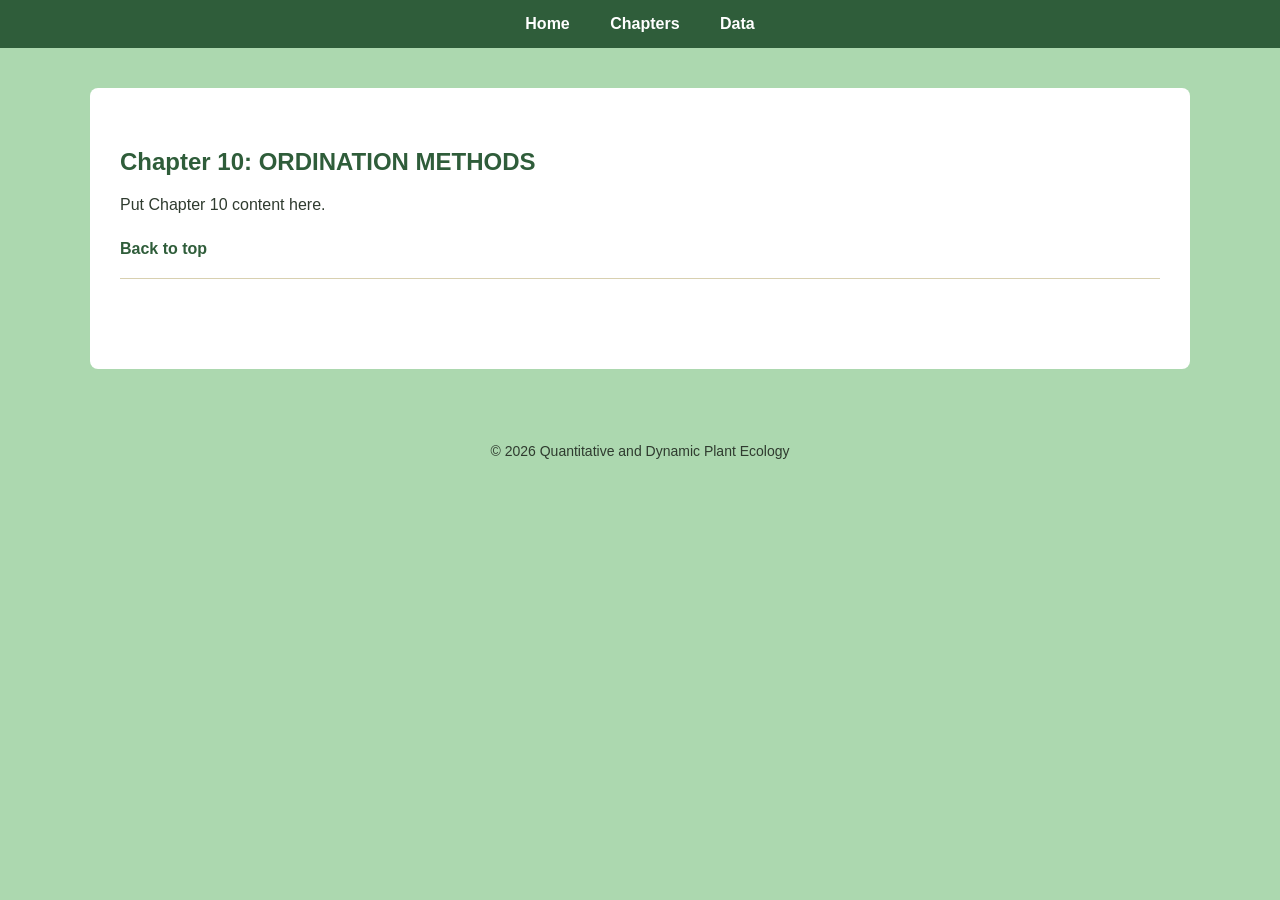
<file: Chapters/chapter10.html>
<!DOCTYPE html>
<html lang="en">
<head>
    <meta charset="UTF-8">
    <meta name="viewport" content="width=device-width, initial-scale=1.0">
    <title>Chapter 10 - Quantitative and Dynamic Plant Ecology</title>
    <link rel="stylesheet" href="../css/styles.css">
</head>
<body>

<nav>
    <a href="../index.html">Home</a>
    <a href="../Chapters.html">Chapters</a>
    <a href="../Data.html">Data</a>
</nav>

<main>
    <div class="chapter" id="chapter10">
        <h2>Chapter 10: ORDINATION METHODS</h2>
        <p>Put Chapter 10 content here.</p>
        <a class="back-to-top" href="#top">Back to top</a>
    </div>
</main>

<footer>
    <p>&copy; 2026 Quantitative and Dynamic Plant Ecology</p>
</footer>

</body>
</html>
</file>
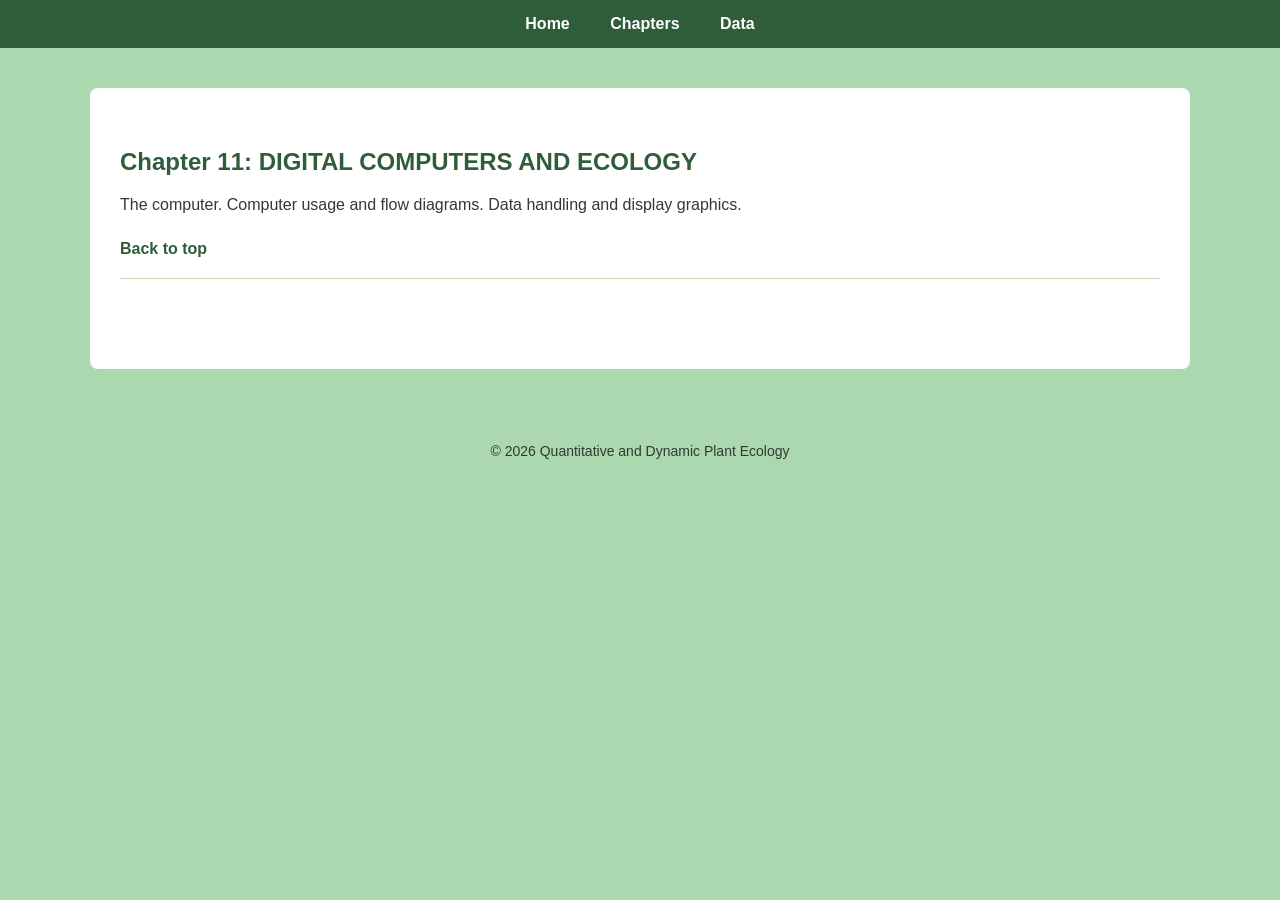
<file: Chapters/chapter11.html>
<!DOCTYPE html>
<html lang="en">
<head>
    <meta charset="UTF-8">
    <meta name="viewport" content="width=device-width, initial-scale=1.0">
    <title>Chapter 11 - Quantitative and Dynamic Plant Ecology</title>
    <link rel="stylesheet" href="../css/styles.css">
</head>
<body>

<nav>
    <a href="../index.html">Home</a>
    <a href="../Chapters.html">Chapters</a>
    <a href="../Data.html">Data</a>
</nav>

<main>
    <div class="chapter" id="chapter11">
        <h2>Chapter 11: DIGITAL COMPUTERS AND ECOLOGY</h2>
        <p>The computer. Computer usage and flow diagrams. Data handling and display graphics.</p>
        <a class="back-to-top" href="#top">Back to top</a>
    </div>
</main>

<footer>
    <p>&copy; 2026 Quantitative and Dynamic Plant Ecology</p>
</footer>

</body>
</html>
</file>
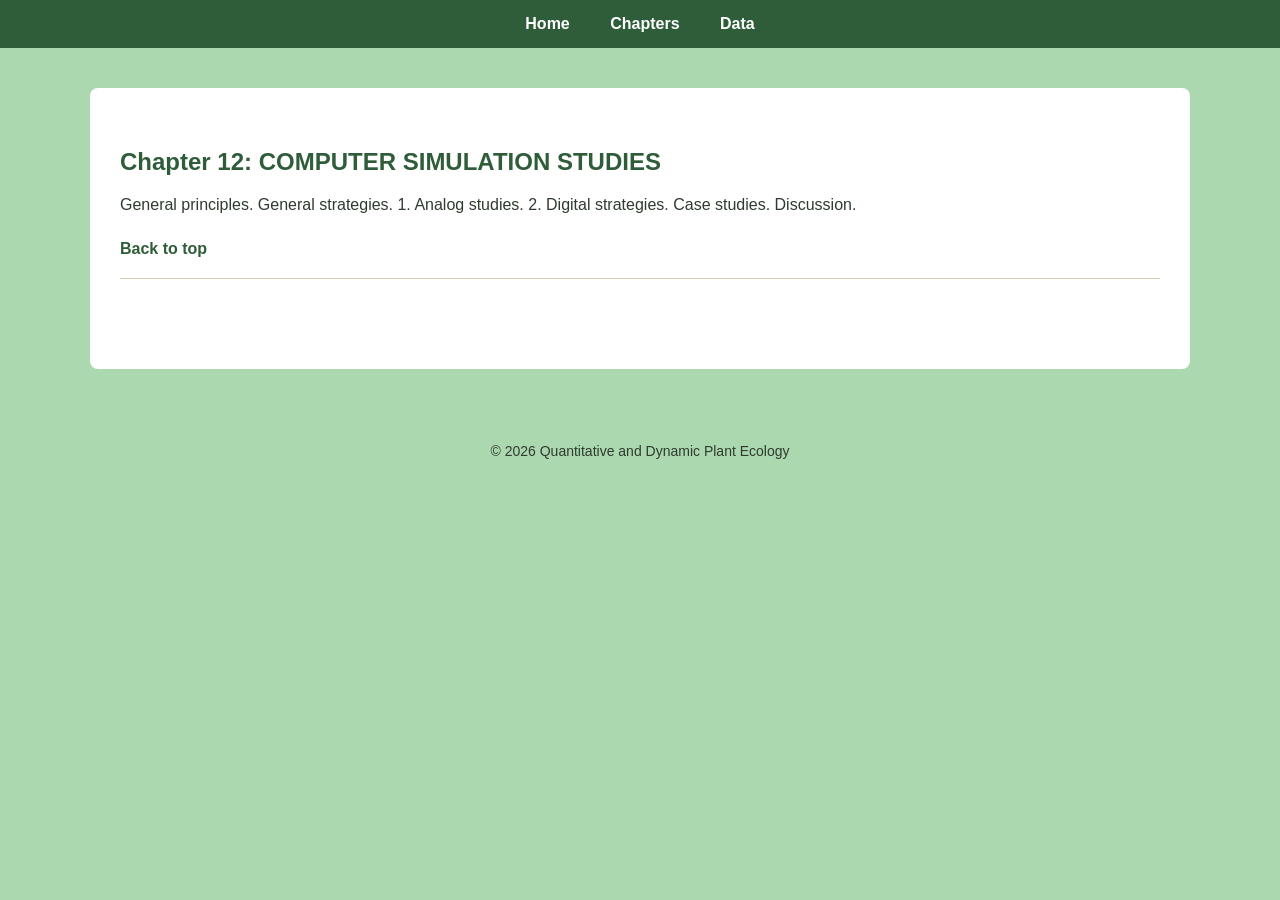
<file: Chapters/chapter12.html>
<!DOCTYPE html>
<html lang="en">
<head>
    <meta charset="UTF-8">
    <meta name="viewport" content="width=device-width, initial-scale=1.0">
    <title>Chapter 12 - Quantitative and Dynamic Plant Ecology</title>
    <link rel="stylesheet" href="../css/styles.css">
</head>
<body>

<nav>
    <a href="../index.html">Home</a>
    <a href="../Chapters.html">Chapters</a>
    <a href="../Data.html">Data</a>
</nav>

<main>
    <div class="chapter" id="chapter12">
        <h2>Chapter 12: COMPUTER SIMULATION STUDIES</h2>
        <p>General principles. General strategies. 1. Analog studies. 2. Digital strategies. Case studies. Discussion.</p>
        <a class="back-to-top" href="#top">Back to top</a>
    </div>
</main>

<footer>
    <p>&copy; 2026 Quantitative and Dynamic Plant Ecology</p>
</footer>

</body>
</html>
</file>
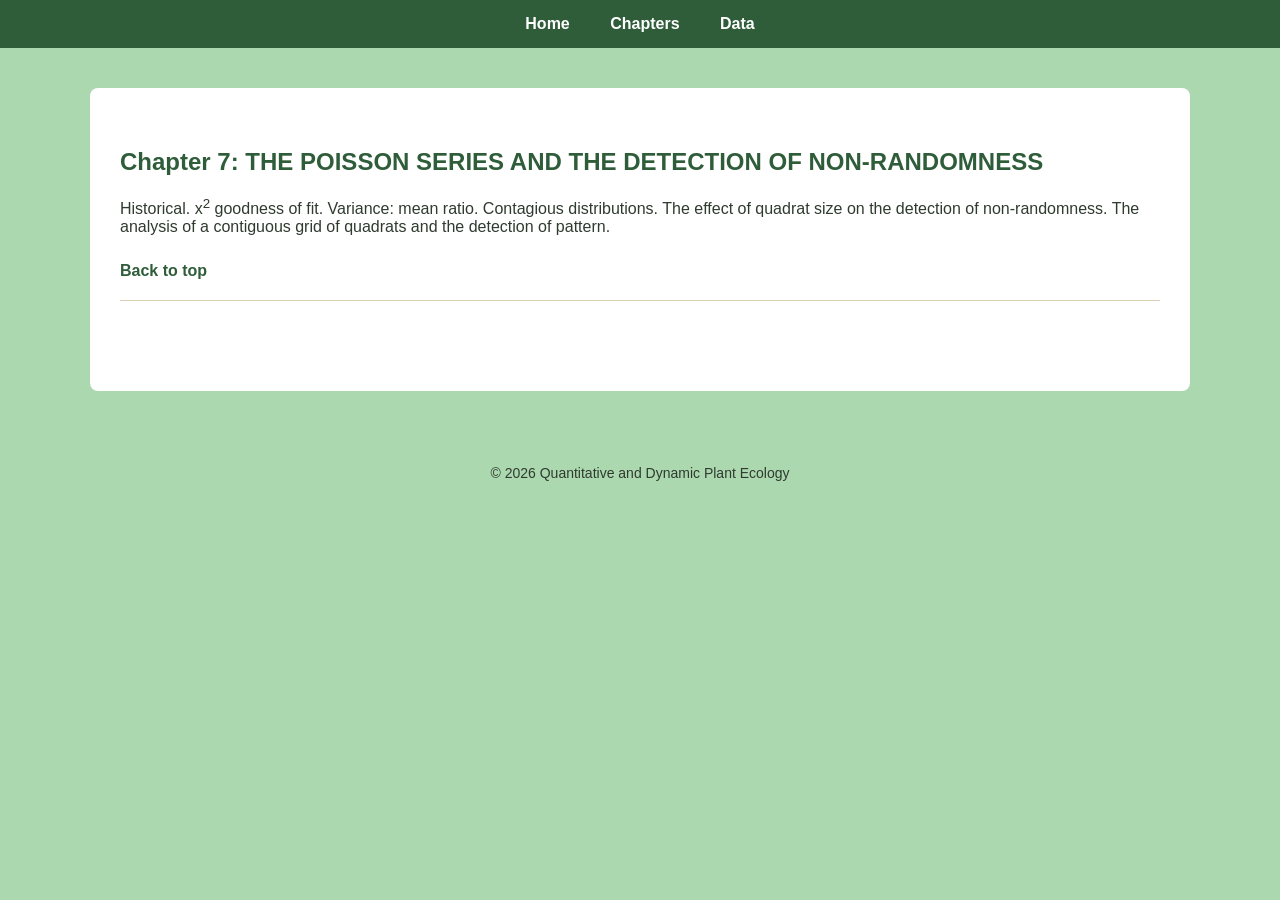
<file: Chapters/chapter7.html>
<!DOCTYPE html>
<html lang="en">
<head>
    <meta charset="UTF-8">
    <meta name="viewport" content="width=device-width, initial-scale=1.0">
    <title>Chapter 7 - Quantitative and Dynamic Plant Ecology</title>
    <link rel="stylesheet" href="../css/styles.css">
</head>
<body>

<nav>
    <a href="../index.html">Home</a>
    <a href="../Chapters.html">Chapters</a>
    <a href="../Data.html">Data</a>
</nav>

<main>
    <div class="chapter" id="chapter7">
        <h2>Chapter 7: THE POISSON SERIES AND THE DETECTION OF NON-RANDOMNESS</h2>
        <p>Historical. x<sup>2</sup> goodness of fit. Variance: mean ratio. Contagious distributions. The effect of quadrat size on the detection of non-randomness. The analysis of a contiguous grid of quadrats and the detection of pattern.</p>
        <a class="back-to-top" href="#top">Back to top</a>
    </div>
</main>

<footer>
    <p>&copy; 2026 Quantitative and Dynamic Plant Ecology</p>
</footer>

</body>
</html>
</file>
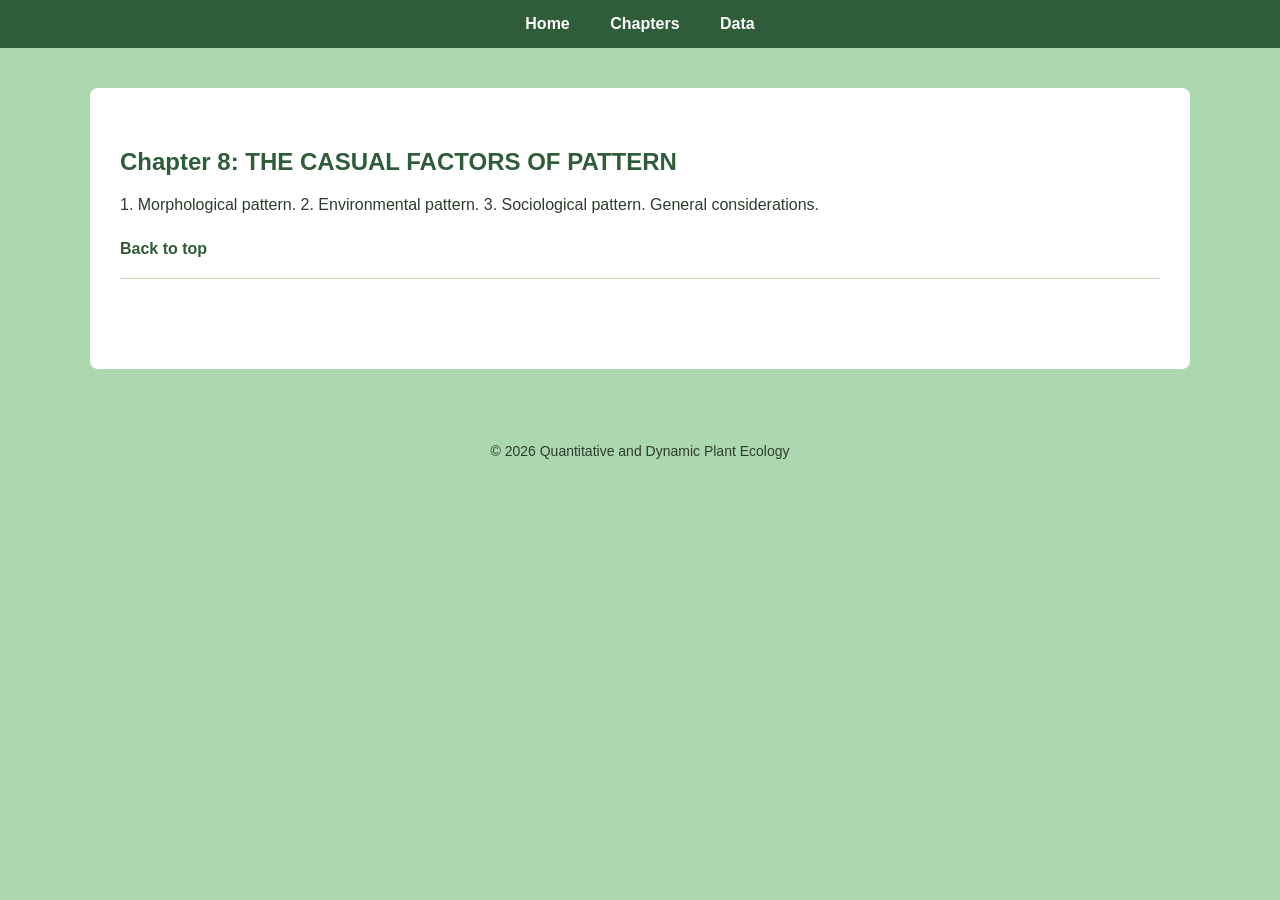
<file: Chapters/chapter8.html>
<!DOCTYPE html>
<html lang="en">
<head>
    <meta charset="UTF-8">
    <meta name="viewport" content="width=device-width, initial-scale=1.0">
    <title>Chapter 8 - Quantitative and Dynamic Plant Ecology</title>
    <link rel="stylesheet" href="../css/styles.css">
</head>
<body>

<nav>
    <a href="../index.html">Home</a>
    <a href="../Chapters.html">Chapters</a>
    <a href="../Data.html">Data</a>
</nav>

<main>
    <div class="chapter" id="chapter8">
        <h2>Chapter 8: THE CASUAL FACTORS OF PATTERN</h2>
        <p>1. Morphological pattern. 2. Environmental pattern. 3. Sociological pattern. General considerations.</p>
        <a class="back-to-top" href="#top">Back to top</a>
    </div>
</main>

<footer>
    <p>&copy; 2026 Quantitative and Dynamic Plant Ecology</p>
</footer>

</body>
</html>
</file>
<file: css/styles.css>
/* 1. GLOBAL SAFETY */
* {
    box-sizing: border-box;
}

/* 2. GLOBAL IMAGE RULE */
img {
    max-width: 100%;
    height: auto;
}

/* 3. BODY */
body {
    font-family: Arial, sans-serif;
    margin: 0;
    background-color: #acd8af;
    color: #2f3b2f;
}

/* 4. NAVIGATION */
nav {
    background-color: #2f5d3a;
    padding: 15px;
    text-align: center;
}

nav a {
    color: white;
    text-decoration: none;
    margin: 0 18px;
    font-weight: bold;
    font-size: 16px;
}

nav a:hover {
    text-decoration: underline;
}

/* 5. HEADER */
header {
    background-color: #2f5d3a;
    color: white;
    padding: 35px 20px;
    text-align: center;
}

h5 {
    font-size: 1em;
    font-weight: bold;
    margin-top: 1em;
    margin-bottom: 0.5em;
}

/* 6. MAIN CONTENT */
main {
    max-width: 1100px;
    margin: 40px auto;
    background-color: white;
    padding: 40px 30px;
    border-radius: 8px;
    box-sizing: border-box;
    text-align: center;
}

/* 7. BUTTONS */
button {
    padding: 10px 20px;
    font-size: 16px;
    cursor: pointer;
    background-color: #2f5d3a;
    color: white;
    border: none;
    border-radius: 5px;
}

button:hover {
    background-color: #3d7349;
}

/* 8. CHAPTER PAGE STYLES */
.chapter-links {
    text-align: center;
    margin-bottom: 35px;
}

.chapter-links h2 {
    margin-bottom: 20px;
}

.chapter-links a {
    display: inline-block;
    margin: 6px;
    padding: 10px 14px;
    background-color: #2f5d3a;
    color: white;
    text-decoration: none;
    border-radius: 5px;
    font-size: 15px;
}

.chapter-links a:hover {
    background-color: #3d7349;
}

.chapter {
    margin-bottom: 50px;
    padding-bottom: 20px;
    border-bottom: 1px solid #d8d0b0;
    text-align: left;
}

.chapter h2 {
    color: #2f5d3a;
}

.back-to-top {
    display: inline-block;
    margin-top: 10px;
    color: #2f5d3a;
    text-decoration: none;
    font-weight: bold;
}

.back-to-top:hover {
    text-decoration: underline;
}

/* 9. FIGURE STYLES */
.figure-break {
    text-align: center;
    margin: 30px 0;
    padding: 15px;
    background-color: #f4f7f4;
    border-radius: 8px;
}

.figure-break img {
    max-width: 100%;
    height: auto;
    display: block;
    margin: auto;
}

.figure-break figcaption {
    margin-top: 10px;
    font-size: 14px;
    font-style: italic;
    text-align: left;
}

/* 10. MEDIA BLOCK */
.media-block {
    display: flex;
    align-items: flex-start;
    gap: 25px;
    margin: 1.5em 0;
}

.media-block .figure-break {
    flex: 1;
    max-width: 500px;
    margin: 0;
    padding: 10px;
}

.media-block .figure-break img {
    width: 100%;
    height: auto;
}

.media-block p {
    flex: 2;
    margin: 0;
}

/* 11. DETAILS/SUMMARY */
details summary {
    font-size: 1em;
    font-weight: bold;
    color: #2f5d3a;
    cursor: pointer;
    margin: 1em 0 0.5em 0;
    list-style: none;
}

details summary:hover {
    color: #3d7349;
}

/* 12. FOOTER */
footer {
    text-align: center;
    padding: 20px;
    font-size: 14px;
    color: #2f3b2f;
}

/* 13. BRACE */
.brace {
    width: 18px;
    padding: 0;
    vertical-align: middle;
}

.brace-svg {
    display: block;
    width: 12px;
    stroke: #333;
}

tr:has(.brace[rowspan="2"]) .brace-svg { height: 52px; }
tr:has(.brace[rowspan="3"]) .brace-svg { height: 78px; }
tr:has(.brace[rowspan="4"]) .brace-svg { height: 104px; }

/* 14. LAYERED IMAGE FIGURES */
.image-layer-container {
    position: relative;
    width: 100%;
    max-width: 600px;
    margin: auto;
    overflow: hidden;
}

.image-layer-container .base {
    position: relative;
    display: block;
    width: 100%;
    height: auto;
    z-index: 1;
    margin: 0;
    padding: 0;
}

.image-layer-container img.toggle {
    position: absolute;
    top: 0;
    left: 0;
    width: 100%;
    height: auto;
    display: none;
    margin: 0;
    padding: 0;
}

.image-layer-container img.toggle.active {
    display: block;
}

/* z-index for stacking order */
#layer1946 { z-index: 2; }
#layer1948 { z-index: 3; }
#layer1953 { z-index: 4; }
#layer1956 { z-index: 5; }
#layer1960 { z-index: 6; }

/* 15. LAYER LEGEND */
.layer-legend {
    margin-top: 15px;
    text-align: center;
    font-size: 14px;
}

.layer-legend label {
    display: inline-block;
    margin: 6px 10px;
    cursor: pointer;
}

.layer-legend input {
    margin-right: 5px;
    cursor: pointer;
    accent-color: #2f5d3a;
}

/* 16. FIGURE PAIR */
.figure-pair {
    display: flex;
    gap: 20px;
    align-items: flex-start;
}

.figure-pair .figure-break {
    flex: 1;
    margin: 0;
    min-width: 0;
}

@media (max-width: 700px) {
    .figure-pair {
        flex-direction: column;
    }
}

#flowchart-wrapper {
    display: flex;
    flex-wrap: wrap;
    gap: 20px;
    margin: 30px 0;
    border: 2px solid #2f5d3a;
}

#flowchart-wrapper #sidebar {
    flex: 0 0 250px;
    width: 250px;
    min-width: 220px;
    background: #2f5d3a;
    color: white;
    padding: 15px;
    font-size: 14px;
}

#flowchart-wrapper #container {
    flex: 1 1 0;
    min-width: 320px;
}

#flowchart-wrapper svg {
    width: 100%;
    height: 650px;
    background: white;
}

#flowchart-wrapper svg text {
    text-anchor: middle;
    dominant-baseline: middle;
    font-family: Arial, sans-serif;
    font-size: 14px;
}

.node rect, .node ellipse {
    fill: #fff;
    stroke: #333;
    stroke-width: 1.5;
}

.node {
    cursor: pointer;
}

.node.active rect,
.node.active ellipse {
    stroke: #2f5d3a;
    stroke-width: 2.5;
    fill: #e8f7e9;
}

.edge.active {
    stroke: #2f5d3a;
    stroke-width: 2.5;
}

.edge.dashed.active {
    stroke-dasharray: 6,4;
}

.initial rect { fill: #eee; }
.process ellipse { fill: #d9edf7; }
.pioneer rect { fill: #d4f5d4; }
.conifer rect { fill: #fff3cd; }
.climax rect { fill: #f8d7da; }

.edge {
    fill: none;
    stroke: #444;
    stroke-width: 1.6;
    marker-end: url(#arrow);
}

.edge.dashed {
    stroke-dasharray: 6,4;
}

.node:hover rect,
.node:hover ellipse {
    stroke: #2f5d3a;
    stroke-width: 2;
}


/* FIGURE 3.8 INTERACTIVE DIAGRAM */
.controls {
    display: flex;
    flex-wrap: wrap;
    gap: 7px;
    align-items: center;
    margin-bottom: 10px;
}
.controls strong {
    color: #2f5d3a;
    font-size: 12px;
}
.controls button {
    padding: 3px 11px;
    font-size: 12px;
    border: 1px solid #b0c4b0;
    border-radius: 4px;
    background: #fff;
    cursor: pointer;
}
.controls button:hover {
    background: #e8f3e8;
}
.controls button.on {
    background: #2f5d3a;
    color: #fff;
    border-color: #2f5d3a;
}
.A {
    transition: opacity 0.18s, stroke 0.18s;
}
.A.dim {
    opacity: 0.07;
}
.A.hi {
    stroke: #b84800 !important;
    stroke-width: 2.4px !important;
    opacity: 1 !important;
}
</file>
